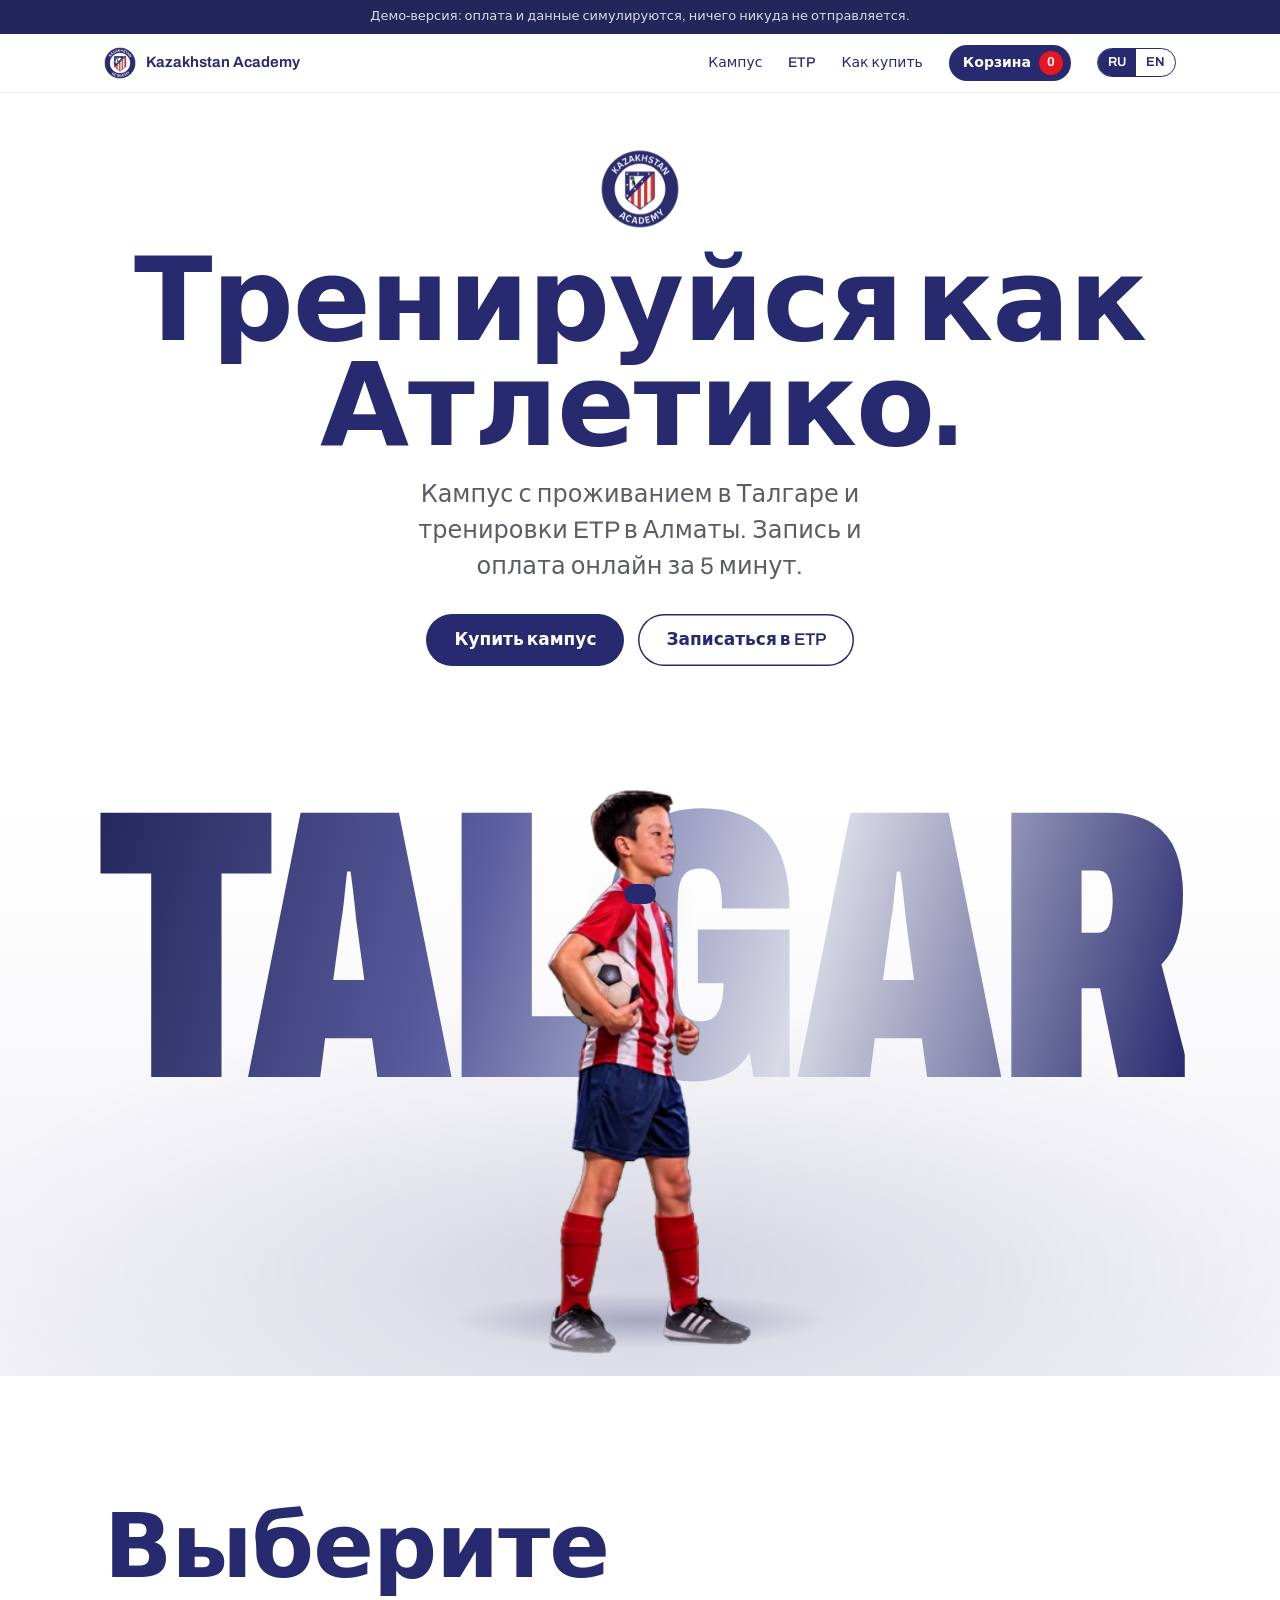
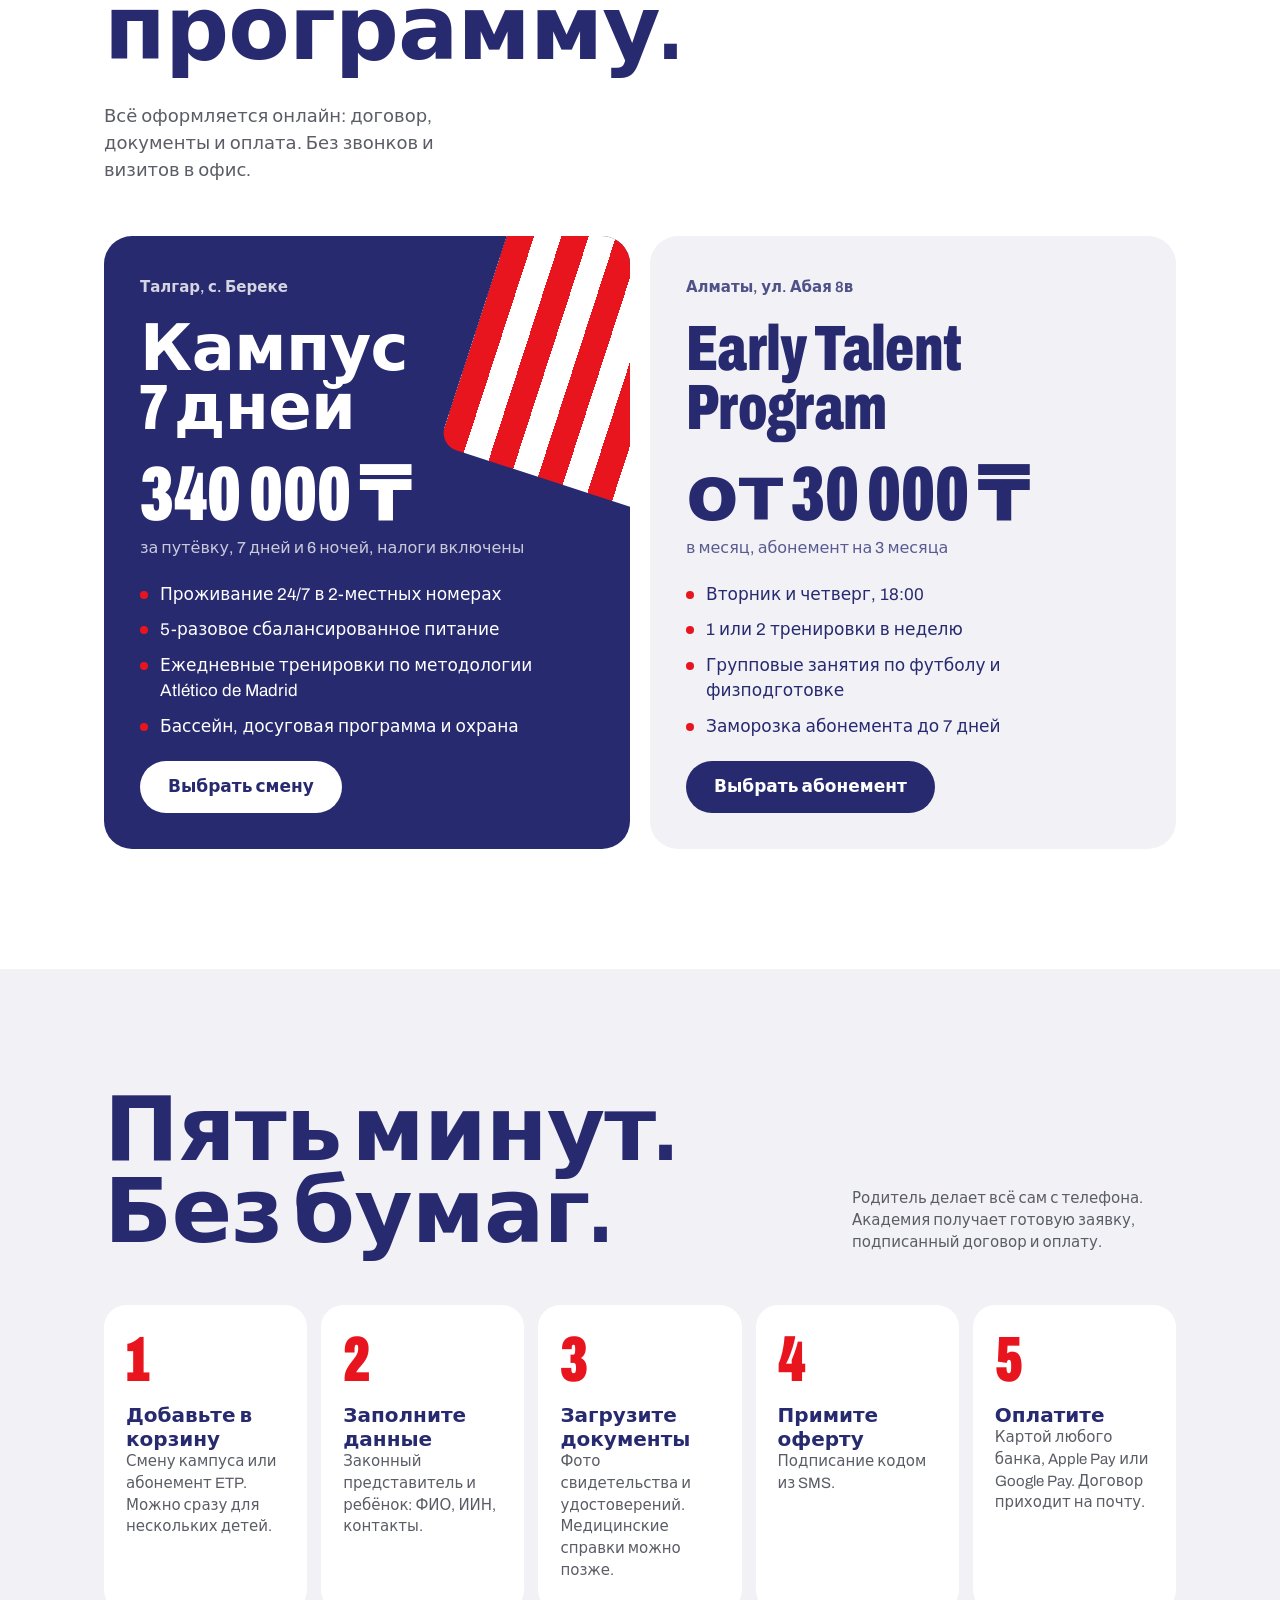
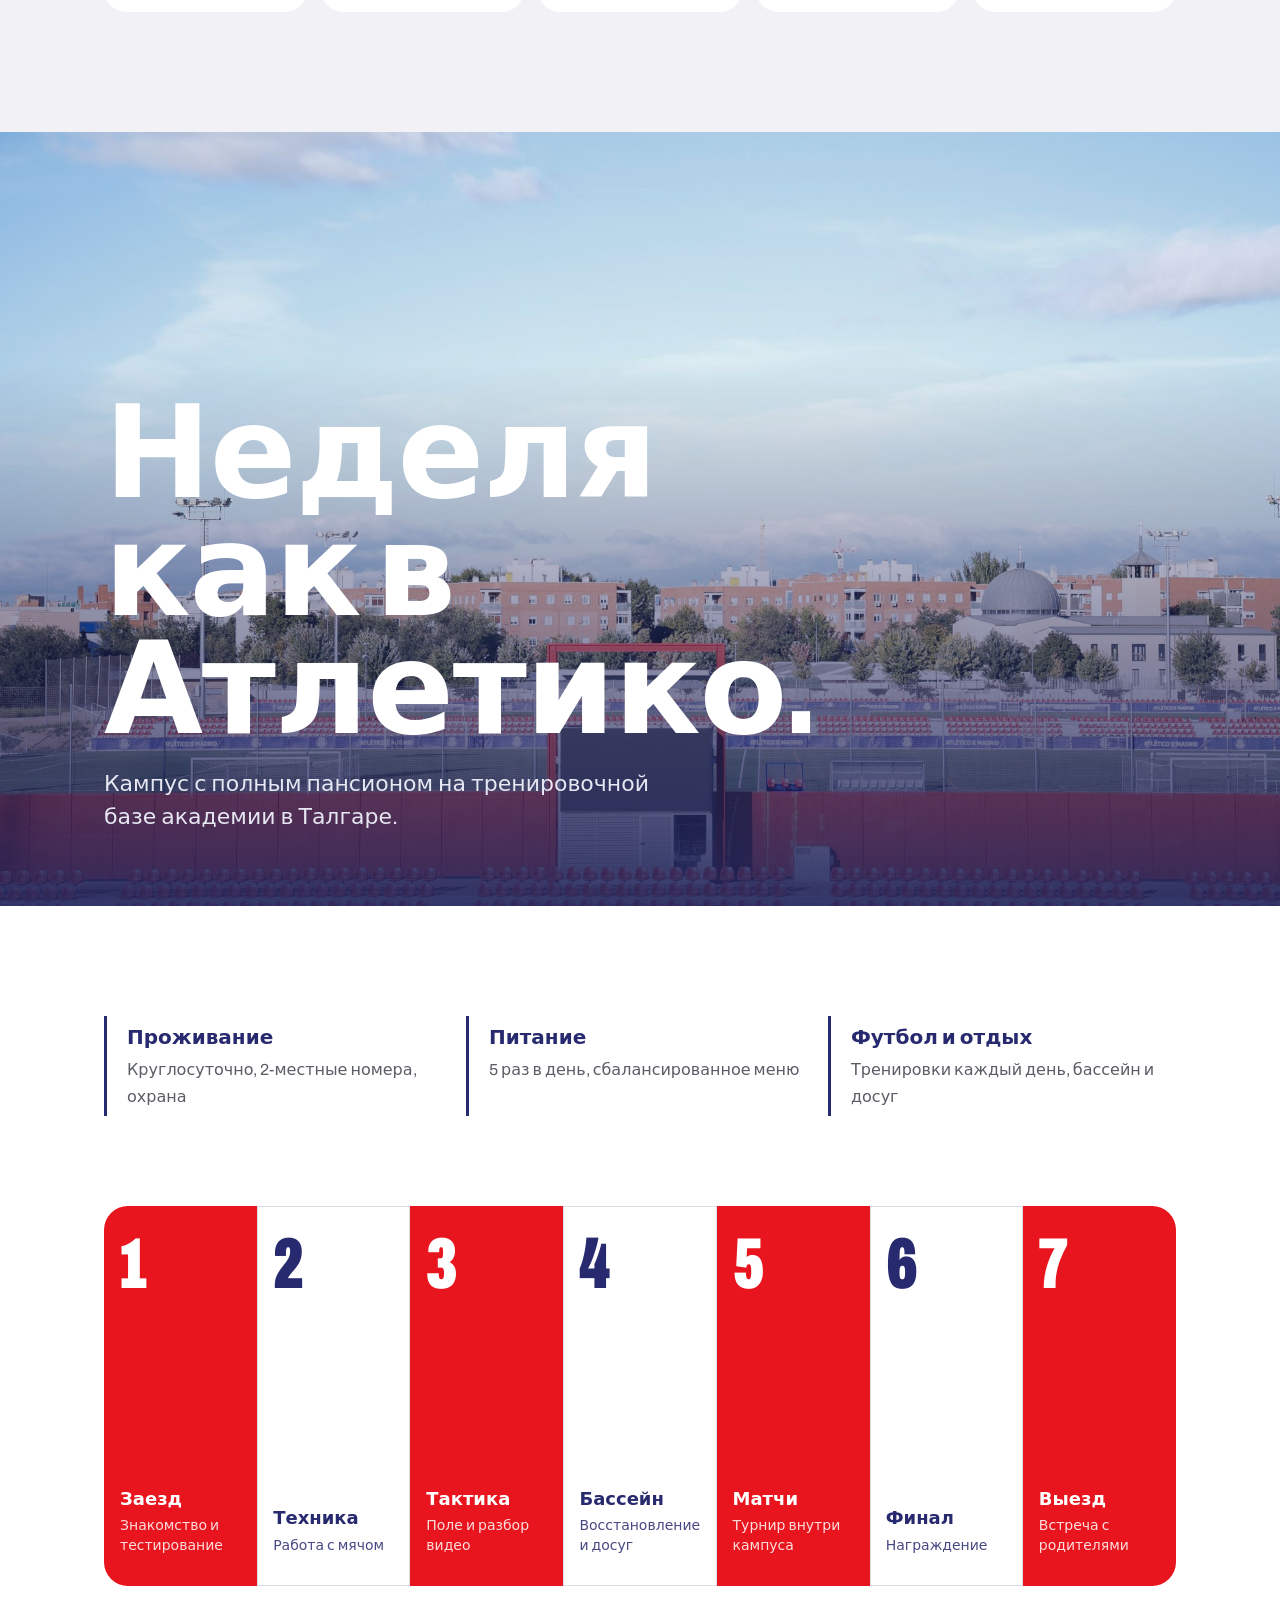
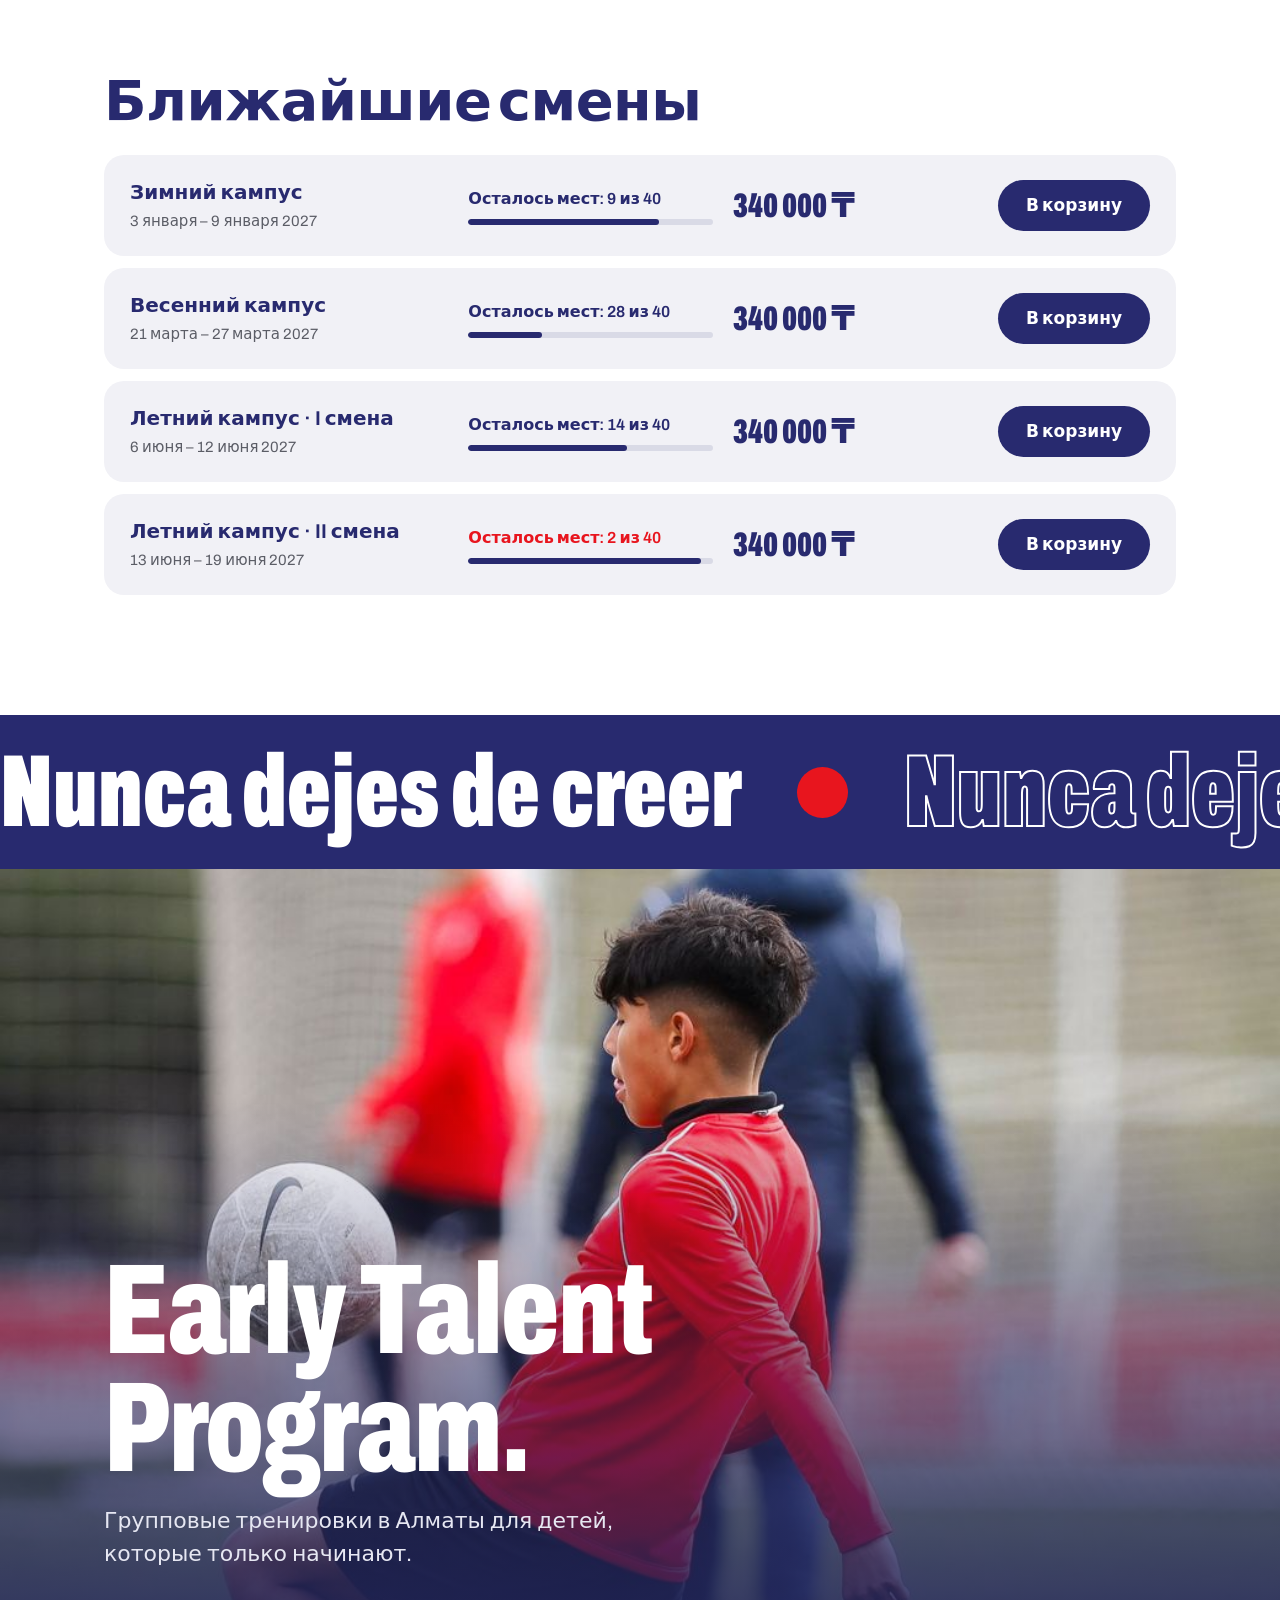
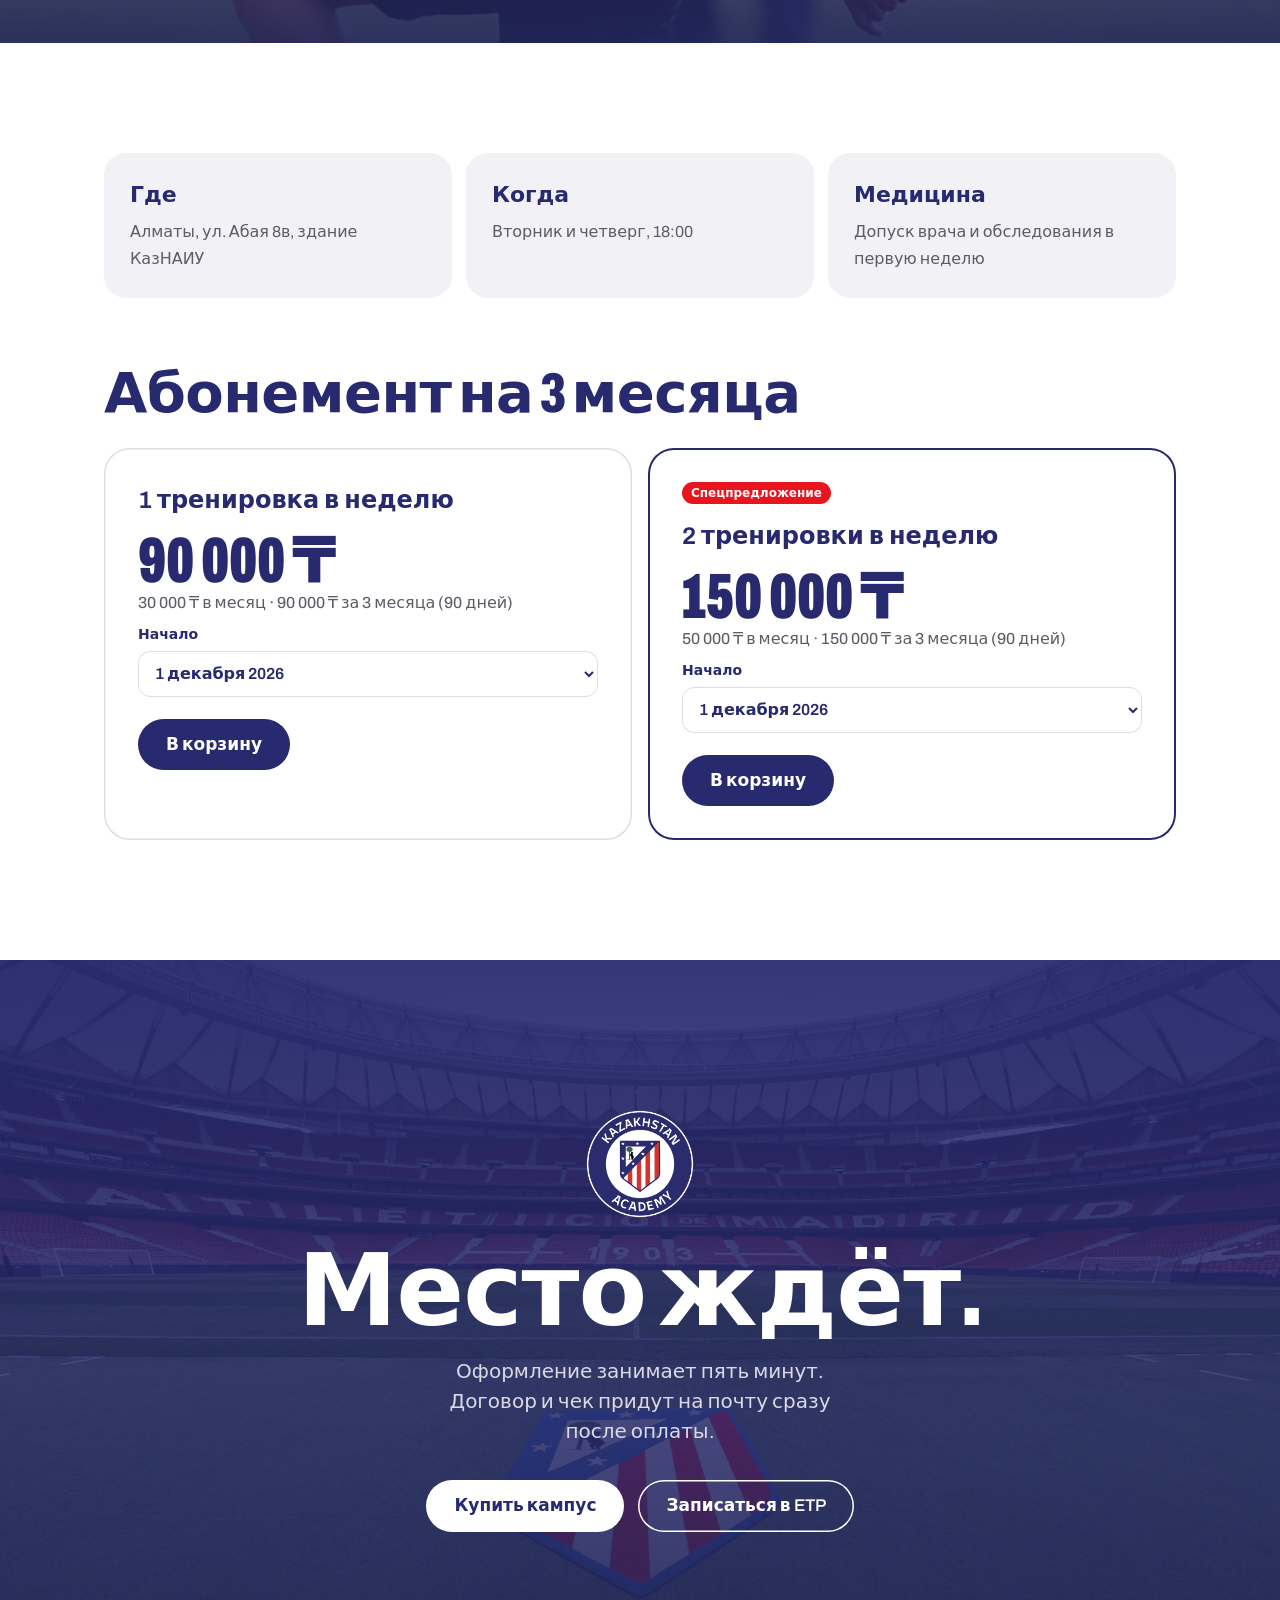
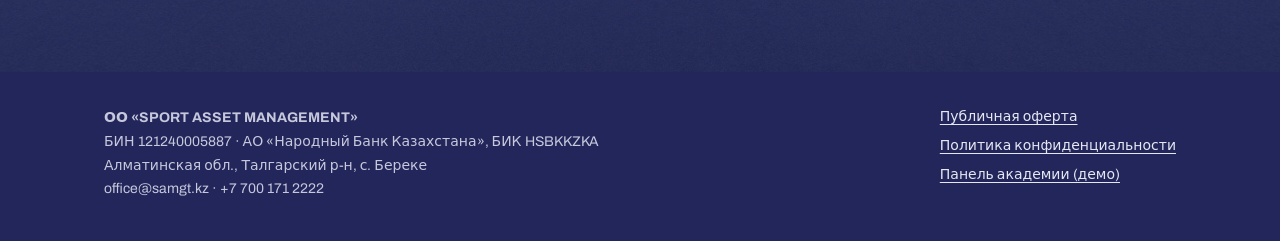
<file: index.html>
<!DOCTYPE html>
<html lang="ru">
<head>
<meta charset="utf-8">
<meta name="viewport" content="width=device-width, initial-scale=1">
<title>Kazakhstan Academy · Кампус и ETP</title>
<meta name="description" content="Кампус с проживанием в Талгаре и тренировки ETP в Алматы. Запись и оплата онлайн.">
<link rel="icon" href="logo.png">
<link rel="preconnect" href="https://fonts.googleapis.com">
<link rel="preconnect" href="https://fonts.gstatic.com" crossorigin>
<link href="https://fonts.googleapis.com/css2?family=Archivo:wdth,wght@62..125,400..900&display=swap" rel="stylesheet">
<style>
:root{
  --negro:#111211;--rojo:#E8151E;--rojo-sub:#B00C10;--azul:#282A6F;--azul-sub:#22265B;
  --blanco:#FFFFFF;--blanco-sub:#EAEAE6;--gris:#F1F1F6;--plata:#8E9090;--texto2:#5B5D66;--linea:#DCDDE6;
  --display:"Archivo",system-ui,sans-serif;
}
*{box-sizing:border-box;margin:0;padding:0}
html{scroll-behavior:smooth}
body{background:var(--blanco);color:var(--azul);font-family:var(--display);font-size:18px;line-height:1.5;-webkit-font-smoothing:antialiased;overflow-x:hidden}
body.bloq{overflow:hidden}
a{color:inherit;text-decoration:none}
button{font:inherit;color:inherit;background:none;border:0;cursor:pointer}
:focus-visible{outline:2px solid var(--azul);outline-offset:3px;border-radius:6px}
.wrap{max-width:1120px;margin:0 auto;padding:0 24px}
.cond{font-stretch:68%;font-weight:850;letter-spacing:-.01em;line-height:.92}

.demo-bar{background:var(--azul-sub);color:#d9dae6;font-size:13px;text-align:center;padding:7px 16px}
nav{position:sticky;top:0;z-index:40;background:rgba(255,255,255,.88);backdrop-filter:saturate(180%) blur(18px);-webkit-backdrop-filter:saturate(180%) blur(18px);border-bottom:1px solid rgba(40,42,111,.08)}
.nav-in{max-width:1120px;margin:0 auto;height:58px;display:flex;align-items:center;justify-content:space-between;gap:16px;padding:0 24px}
.brand{display:flex;align-items:center;gap:10px;font-size:15px;font-weight:650}
.brand img{width:32px;height:32px}
.links{display:flex;gap:26px;font-size:14px;font-weight:500;align-items:center}
.links a:hover{text-decoration:underline;text-underline-offset:4px}
.lang{display:flex;border:1.5px solid var(--azul);border-radius:999px;overflow:hidden;font-size:13px;font-weight:600}
.lang button{padding:4px 10px}
.lang button[aria-pressed="true"]{background:var(--azul);color:var(--blanco)}
@media(max-width:760px){.links a{display:none}.cart-btn span{display:none}}

.btns{display:flex;gap:14px;justify-content:center;flex-wrap:wrap}
.btn{display:inline-flex;align-items:center;justify-content:center;gap:8px;padding:13px 28px;border-radius:999px;font-size:17px;font-weight:550;transition:background-color .2s,color .2s,box-shadow .2s}
.btn-azul{background:var(--azul);color:var(--blanco)}
.btn-azul:hover{background:var(--azul-sub)}
.btn-linea{box-shadow:inset 0 0 0 1.5px var(--azul);color:var(--azul)}
.btn-linea:hover{background:var(--azul);color:var(--blanco)}
.btn-blanco{background:var(--blanco);color:var(--azul)}
.btn-blanco:hover{background:var(--blanco-sub)}
.btn-borde-blanco{box-shadow:inset 0 0 0 1.5px var(--blanco);color:var(--blanco)}
.btn-borde-blanco:hover{background:var(--blanco);color:var(--azul)}
.btn[disabled]{opacity:.45;cursor:not-allowed}

/* hero */
.hero{position:relative;text-align:center;padding-top:56px;overflow:hidden;background:linear-gradient(180deg,var(--blanco) 0%,var(--blanco) 55%,var(--gris) 100%)}
.hero-crest{width:80px;height:80px;margin:0 auto 20px;display:block}
.hero h1{font-size:clamp(54px,9vw,116px)}
.hero .sub{font-size:clamp(18px,2.1vw,24px);color:var(--texto2);margin:16px auto 30px;max-width:34ch}
.stage{position:relative;height:min(78vh,840px);min-height:500px;margin-top:8px}
.glow{position:absolute;left:50%;bottom:-25%;width:120%;height:80%;transform:translateX(-50%);background:radial-gradient(ellipse at center,rgba(40,42,111,.16) 0%,rgba(40,42,111,.05) 40%,transparent 68%);pointer-events:none}
.metal{position:absolute;left:50%;top:16%;transform:translateX(-50%);font-stretch:62%;font-weight:900;font-size:clamp(150px,30vw,420px);line-height:.85;letter-spacing:-.015em;white-space:nowrap;
  background:linear-gradient(105deg,#22265B 0%,#5a5d9e 14%,#d9dae6 26%,#282A6F 40%,#8E9090 52%,#eef0f6 62%,#3a3d85 76%,#22265B 100%);background-size:260% 100%;-webkit-background-clip:text;background-clip:text;color:transparent}
.floor{position:absolute;left:50%;bottom:4%;width:380px;height:56px;transform:translateX(-50%);background:radial-gradient(ellipse,rgba(34,38,91,.28),transparent 70%);pointer-events:none}
.player{position:absolute;left:50%;bottom:0;height:112%;aspect-ratio:1/1;transform:translateX(-50%);-webkit-mask-image:linear-gradient(to bottom,#000 92%,transparent 100%);mask-image:linear-gradient(to bottom,#000 92%,transparent 100%)}

.hero-crest,.hero h1,.hero .sub,.hero .btns{opacity:0;animation:entra .9s cubic-bezier(.2,.8,.2,1) forwards}
.hero h1{animation-delay:.12s}.hero .sub{animation-delay:.24s}.hero .btns{animation-delay:.36s}
.metal{opacity:0;animation:aparece 1.4s .5s forwards,brillo 8s linear infinite}
.player{opacity:0;animation:sube 1.3s .8s cubic-bezier(.2,.8,.2,1) forwards}
.player .clip,.player .anim{position:absolute;inset:0;width:100%;height:100%;object-fit:contain;object-position:bottom}
@keyframes entra{from{opacity:0;transform:translateY(18px)}to{opacity:1;transform:none}}
@keyframes aparece{to{opacity:1}}
@keyframes sube{from{opacity:0;transform:translate(-50%,70px)}to{opacity:1;transform:translate(-50%,0)}}
@keyframes brillo{from{background-position:0% 0}to{background-position:260% 0}}

/* programas */
.progs{padding:130px 0 120px}
.sec-head{display:flex;justify-content:space-between;align-items:end;gap:32px;flex-wrap:wrap;margin-bottom:52px}
.sec-head h2{font-size:clamp(52px,7vw,96px)}
.sec-head p{color:var(--texto2);max-width:36ch}
.cards{display:grid;grid-template-columns:1fr 1fr;gap:20px}
.card{border-radius:28px;padding:40px 36px 36px;display:flex;flex-direction:column;gap:22px;min-height:560px;position:relative;overflow:hidden}
.card-campus{background:var(--azul);color:var(--blanco)}
.card-etp{background:var(--gris);color:var(--azul)}
.card .kicker{font-size:15px;font-weight:600;opacity:.8;position:relative}
.card h3{font-size:clamp(44px,5vw,64px);position:relative}
.card .precio{font-stretch:62%;font-weight:900;font-size:clamp(56px,6vw,80px);line-height:.9;position:relative}
.card .precio small{display:block;font-family:var(--display);font-stretch:100%;font-weight:450;font-size:16px;opacity:.75;margin-top:8px;line-height:1.4}
.card ul{list-style:none;display:grid;gap:10px;font-size:17px;position:relative}
.card li{display:flex;gap:12px;align-items:flex-start}
.card li::before{content:"";flex:0 0 8px;height:8px;margin-top:9px;border-radius:50%;background:var(--rojo)}
.card .btn{margin-top:auto;align-self:flex-start;position:relative}
.card-campus .franja{position:absolute;right:-70px;top:-50px;width:220px;height:300px;transform:rotate(18deg);background:repeating-linear-gradient(90deg,var(--rojo) 0 26px,var(--blanco) 26px 52px);border-radius:18px}
@media(max-width:860px){.cards{grid-template-columns:1fr}.card{min-height:0}.card-campus .franja{width:150px;height:220px;right:-60px}}

/* pasos */
.pasos{background:var(--gris);padding:120px 0}
.pasos ol{list-style:none;display:grid;grid-template-columns:repeat(5,1fr);gap:14px;counter-reset:p}
.pasos li{background:var(--blanco);border-radius:22px;padding:26px 22px 30px;counter-increment:p;display:flex;flex-direction:column;gap:14px;min-height:230px}
.pasos li::before{content:counter(p);font-stretch:62%;font-weight:900;font-size:64px;line-height:.9;color:var(--rojo)}
.pasos h3{font-size:20px;font-weight:650;line-height:1.2}
.pasos p{font-size:15px;color:var(--texto2);line-height:1.45}
@media(max-width:900px){.pasos ol{grid-template-columns:1fr}.pasos li{min-height:0;flex-direction:row;align-items:flex-start;gap:20px}.pasos li::before{font-size:48px;min-width:36px}}

/* bandas */
.banda{position:relative;min-height:min(86vh,860px);overflow:hidden;color:var(--blanco);display:flex;align-items:flex-end}
.banda>img{position:absolute;inset:0;width:100%;height:100%;object-fit:cover}
.banda::after{content:"";position:absolute;inset:0;background:linear-gradient(to top,rgba(34,38,91,.92) 0%,rgba(34,38,91,.45) 38%,rgba(34,38,91,0) 70%)}
.banda .wrap{position:relative;z-index:1;padding-bottom:72px;width:100%}
.banda h2{font-size:clamp(64px,10vw,156px)}
.banda p{font-size:clamp(18px,1.8vw,22px);max-width:42ch;margin-top:18px;color:#e6e7f2}

/* campus detalle */
.detalle{padding:110px 0 120px}
.incluye{display:grid;grid-template-columns:repeat(3,1fr);gap:14px;margin-bottom:90px}
.incluye div{border-left:3px solid var(--azul);padding:6px 0 6px 20px}
.incluye b{display:block;font-size:20px;font-weight:650;margin-bottom:4px}
.incluye span{color:var(--texto2);font-size:16px}
@media(max-width:820px){.incluye{grid-template-columns:1fr}}
.franjas{display:grid;grid-template-columns:repeat(7,1fr);min-height:380px;border-radius:24px;overflow:hidden}
.dia{padding:26px 16px 30px;display:flex;flex-direction:column;justify-content:space-between;background:var(--blanco);box-shadow:inset 0 0 0 1px var(--linea)}
.dia:nth-child(odd){background:var(--rojo);color:var(--blanco);box-shadow:none}
.dia .n{font-stretch:62%;font-weight:900;font-size:72px;line-height:.9}
.dia h3{font-size:18px;font-weight:650;line-height:1.2;margin-bottom:6px}
.dia p{font-size:14px;line-height:1.4;opacity:.85}
@media(max-width:900px){.franjas{grid-template-columns:1fr;min-height:0}.dia{flex-direction:row;align-items:center;gap:20px;justify-content:flex-start;padding:18px 22px}.dia .n{font-size:48px;min-width:44px}}

.turnos{margin-top:90px}
.turnos h3,.planes h3{font-size:clamp(36px,4.5vw,56px);margin-bottom:28px}
.lista-turnos{display:grid;gap:12px}
.turno{display:grid;grid-template-columns:1.3fr 1fr 1fr auto;align-items:center;gap:20px;padding:22px 26px;border-radius:20px;background:var(--gris)}
.turno b{font-size:20px;font-weight:650;display:block}
.turno span{color:var(--texto2);font-size:15px}
.plazas{font-weight:600;font-size:16px}
.plazas.pocas{color:var(--rojo)}
.barra{height:6px;border-radius:9px;background:#d9dae6;margin-top:8px;overflow:hidden}
.barra i{display:block;height:100%;background:var(--azul);border-radius:9px}
.turno .precio-t{font-stretch:62%;font-weight:900;font-size:34px;white-space:nowrap}
@media(max-width:820px){.turno{grid-template-columns:1fr 1fr}.turno .btn{grid-column:1/-1}.turno .precio-t{font-size:28px}}

/* ETP */
.etp-info{display:grid;grid-template-columns:repeat(3,1fr);gap:14px;margin-bottom:70px}
.etp-info div{background:var(--gris);border-radius:22px;padding:26px}
.etp-info b{display:block;font-size:22px;font-weight:650;margin-bottom:6px}
.etp-info span{color:var(--texto2);font-size:16px}
.planes .grid2{display:grid;grid-template-columns:1fr 1fr;gap:16px}
.plan{border-radius:26px;padding:34px;display:flex;flex-direction:column;gap:14px;box-shadow:inset 0 0 0 1.5px var(--linea)}
.plan.dest{box-shadow:inset 0 0 0 2px var(--azul)}
.plan h4{font-size:24px;font-weight:650}
.plan .p3{font-stretch:62%;font-weight:900;font-size:64px;line-height:.9}
.plan .p3 small{font-family:var(--display);font-stretch:100%;font-size:16px;font-weight:450;color:var(--texto2);display:block;margin-top:6px}
.plan .btn{align-self:flex-start;margin-top:8px}
@media(max-width:820px){.etp-info,.planes .grid2{grid-template-columns:1fr}}

.lema{background:var(--azul);color:var(--blanco);overflow:hidden;padding:26px 0;white-space:nowrap}
.lema-track{display:inline-flex;gap:56px;animation:lema 28s linear infinite;font-stretch:62%;font-weight:900;font-size:clamp(56px,8vw,120px);line-height:1}
.lema-track span{display:inline-flex;align-items:center;gap:56px}
.lema-track span::after{content:"";width:.5em;height:.5em;border-radius:50%;background:var(--rojo);display:inline-block}
.lema-track span:nth-child(even){-webkit-text-stroke:2px var(--blanco);color:transparent}
@keyframes lema{to{transform:translateX(-50%)}}

.cierre{text-align:center;padding:150px 0 140px;color:var(--blanco);background:linear-gradient(180deg,rgba(40,42,111,.94) 0%,rgba(40,42,111,.8) 55%,rgba(34,38,91,.9) 100%),url(img/estadio-escudo.jpg) center 70%/cover no-repeat}
.cierre img{width:108px;margin:0 auto 28px;display:block}
.cierre h2{font-size:clamp(54px,8vw,100px)}
.cierre p{color:#d9dae6;margin:18px auto 34px;max-width:36ch;font-size:20px}
footer{background:var(--azul-sub);color:#c7c8dc;font-size:14px;padding:34px 24px 40px}
footer .wrap{display:flex;justify-content:space-between;gap:24px;flex-wrap:wrap}
footer button,footer a{text-decoration:underline;text-underline-offset:3px;color:#e6e7f2}
footer .req{line-height:1.7}
footer .flinks{display:flex;flex-direction:column;gap:8px;align-items:flex-start}
.cart-btn{display:inline-flex;align-items:center;gap:8px;padding:6px 8px 6px 14px;border-radius:999px;background:var(--azul);color:#fff;font-size:14px;font-weight:600}
.cart-btn b{min-width:24px;height:24px;border-radius:999px;background:var(--rojo);display:grid;place-items:center;font-size:13px;padding:0 6px}
.toast{position:fixed;left:50%;bottom:24px;transform:translate(-50%,140%);z-index:90;background:var(--azul);color:#fff;border-radius:999px;padding:10px 10px 10px 22px;display:flex;gap:16px;align-items:center;font-weight:600;box-shadow:0 12px 40px rgba(34,38,91,.35);transition:transform .45s cubic-bezier(.2,.8,.2,1)}
.toast.on{transform:translate(-50%,0)}
.toast span{white-space:nowrap}

/* ---------- capas ---------- */
.capa{position:fixed;inset:0;z-index:100;background:rgba(17,18,40,.5);backdrop-filter:blur(6px);-webkit-backdrop-filter:blur(6px);display:none;align-items:flex-end;justify-content:center}
.capa.abierta{display:flex}
.hoja{background:var(--blanco);width:min(980px,100%);max-height:94vh;border-radius:28px 28px 0 0;display:flex;flex-direction:column;overflow:hidden;animation:hoja .45s cubic-bezier(.2,.8,.2,1)}
@media(min-width:900px){.capa{align-items:center}.hoja{border-radius:28px;max-height:90vh}}
@keyframes hoja{from{transform:translateY(60px);opacity:0}to{transform:none;opacity:1}}
.hoja-top{display:flex;align-items:center;justify-content:space-between;gap:16px;padding:20px 28px;border-bottom:1px solid var(--linea)}
.hoja-top h2{font-size:20px;font-weight:650}
.cerrar{width:38px;height:38px;border-radius:50%;background:var(--gris);font-size:22px;line-height:1;display:grid;place-items:center}
.progreso{display:flex;gap:6px;padding:16px 28px 0}
.progreso i{flex:1;height:5px;border-radius:9px;background:var(--linea);transition:background .3s}
.progreso i.ok{background:var(--azul)}
.progreso-txt{padding:10px 28px 0;font-size:14px;color:var(--texto2)}
.hoja-cuerpo{padding:22px 28px 28px;overflow:auto;flex:1}
.hoja-pie{display:flex;justify-content:space-between;align-items:center;gap:12px;padding:16px 28px;border-top:1px solid var(--linea);background:var(--blanco);flex-wrap:wrap}
.hoja-pie .total{font-size:15px;color:var(--texto2)}
.hoja-pie .total b{display:block;color:var(--azul);font-size:24px;font-stretch:80%;font-weight:800}
.hoja-pie .der{display:flex;gap:10px;margin-left:auto}
.paso-h{font-size:clamp(30px,4vw,44px);margin-bottom:8px}
.paso-sub{color:var(--texto2);margin-bottom:24px;font-size:16px}
.opciones{display:grid;gap:10px}
.opcion{display:flex;align-items:center;gap:16px;padding:18px 20px;border-radius:18px;box-shadow:inset 0 0 0 1.5px var(--linea);text-align:left;width:100%}
.opcion[aria-checked="true"]{box-shadow:inset 0 0 0 2px var(--azul);background:#f6f6fb}
.opcion[disabled]{opacity:.45;cursor:not-allowed}
.opcion .rad{width:22px;height:22px;border-radius:50%;box-shadow:inset 0 0 0 2px var(--plata);flex:0 0 auto}
.opcion[aria-checked="true"] .rad{box-shadow:inset 0 0 0 7px var(--azul)}
.opcion .t{flex:1}
.opcion b{display:block;font-size:18px;font-weight:650}
.opcion span{font-size:14px;color:var(--texto2)}
.opcion .pr{font-weight:700;font-size:18px;white-space:nowrap}
fieldset{border:0;margin-bottom:26px}
legend{font-weight:650;font-size:18px;margin-bottom:12px}
.campos{display:grid;grid-template-columns:1fr 1fr;gap:14px}
.campo{display:flex;flex-direction:column;gap:6px}
.campo.ancho{grid-column:1/-1}
.campo label{font-size:14px;font-weight:600}
.campo input{height:48px;border-radius:12px;border:1.5px solid var(--linea);padding:0 14px;font:inherit;font-size:16px;color:var(--azul);background:var(--blanco)}
.campo input:focus{outline:none;border-color:var(--azul)}
.campo.err input{border-color:var(--rojo)}
.campo .msg{font-size:13px;color:var(--rojo)}
.campo.warn input{border-color:#E0A100}
.campo.warn .msg{color:#8a5a00}
@media(max-width:640px){.campos{grid-template-columns:1fr}}
.subir{display:grid;gap:10px}
.archivo{display:flex;align-items:center;gap:14px;padding:16px 18px;border-radius:16px;background:var(--gris);position:relative}
.archivo .t{flex:1;min-width:0}
.archivo b{display:block;font-size:16px;font-weight:650}
.archivo .t>span{font-size:13px;color:var(--texto2);display:block;overflow:hidden;text-overflow:ellipsis;white-space:nowrap}
.archivo label{padding:9px 16px;border-radius:999px;box-shadow:inset 0 0 0 1.5px var(--azul);font-size:14px;font-weight:600;cursor:pointer;white-space:nowrap}
.archivo input{position:absolute;width:1px;height:1px;opacity:0}
.archivo.ok{background:#eaf4ec}
.archivo.ok label{background:var(--azul);color:var(--blanco)}
.archivo.falta{box-shadow:inset 0 0 0 1.5px var(--rojo)}
.chip{display:inline-block;font-size:12px;font-weight:600;padding:2px 9px;border-radius:999px;background:var(--blanco);margin-left:6px;vertical-align:1px}
.oferta{max-height:280px;overflow:auto;border-radius:16px;background:var(--gris);padding:20px 22px;font-size:15px;line-height:1.55;margin-bottom:18px}
.oferta h4{font-size:16px;margin:14px 0 4px}
.oferta h4:first-child{margin-top:0}
.check{display:flex;gap:12px;align-items:flex-start;padding:10px 0;font-size:16px;cursor:pointer}
.check input{width:22px;height:22px;accent-color:var(--azul);flex:0 0 auto;margin-top:1px}
.check small{display:block;color:var(--texto2);font-size:13px}
.check.err{color:var(--rojo)}
.check.bloq{opacity:.5;cursor:not-allowed}
.pdf-card{display:flex;align-items:center;gap:16px;padding:16px 18px;border-radius:18px;background:var(--azul);color:#fff;margin-bottom:10px;transition:background .2s}
.pdf-card:hover{background:var(--azul-sub)}
.pdf-card.visto{background:#eaf4ec;color:var(--azul)}
.pdf-ico{width:46px;height:56px;border-radius:8px;background:var(--rojo);color:#fff;font-weight:800;font-size:13px;display:grid;place-items:center;flex:0 0 auto}
.pdf-card .t{flex:1}.pdf-card b{display:block;font-size:17px;font-weight:650}.pdf-card .t span{font-size:13px;opacity:.8}
.pdf-est{font-size:22px;font-weight:700}
.pdf-msg{font-size:14px;color:#8a5a00;background:#fdf0dc;border-radius:12px;padding:10px 14px;margin-bottom:16px}
.pdf-msg.ok{color:#1e6b33;background:#e3f1e5}
.sms{display:flex;gap:10px;margin:18px 0 12px}
.sms input{width:58px;height:66px;text-align:center;font-size:28px;font-weight:700;border-radius:14px;border:1.5px solid var(--linea);color:var(--azul);font-family:inherit}
.sms input:focus{outline:none;border-color:var(--azul)}
.pista{font-size:14px;color:var(--texto2);background:var(--gris);border-radius:12px;padding:10px 14px;display:inline-block}
.msg-err{color:var(--rojo);font-size:14px;margin-top:10px;min-height:20px}
.resumen{border-radius:20px;background:var(--gris);padding:22px 24px;display:grid;gap:10px;margin-bottom:22px}
.resumen div{display:flex;justify-content:space-between;gap:16px;font-size:16px}
.resumen div span:first-child{color:var(--texto2)}
.resumen .tot{border-top:1px solid var(--linea);padding-top:12px;font-weight:700;font-size:20px}
.pago-demo{border-radius:20px;box-shadow:inset 0 0 0 1.5px var(--linea);padding:22px 24px}
.pago-demo b{font-size:18px}
.pago-demo p{font-size:15px;color:var(--texto2);margin:6px 0 16px}
.spinner{width:20px;height:20px;border-radius:50%;border:3px solid rgba(255,255,255,.4);border-top-color:#fff;animation:gira .8s linear infinite}
@keyframes gira{to{transform:rotate(360deg)}}
.exito{text-align:center;padding:10px 0 6px}
.exito .ok-ico{width:84px;height:84px;border-radius:50%;background:var(--azul);color:#fff;display:grid;place-items:center;margin:0 auto 20px;font-size:44px;animation:pop .5s cubic-bezier(.2,1.4,.4,1)}
@keyframes pop{from{transform:scale(.4);opacity:0}to{transform:none;opacity:1}}
.exito .num{font-stretch:62%;font-weight:900;font-size:clamp(40px,6vw,64px);line-height:1;margin:8px 0 6px}
.siguiente{text-align:left;margin:26px auto 0;max-width:600px;display:grid;gap:10px}
.siguiente div{display:flex;gap:12px;padding:14px 16px;border-radius:14px;background:var(--gris);font-size:15px}
.siguiente div b{color:var(--rojo);min-width:18px}

/* panel */
.kpis{display:grid;grid-template-columns:repeat(4,1fr);gap:12px;margin-bottom:22px}
.kpi{background:var(--gris);border-radius:18px;padding:18px}
.kpi span{font-size:13px;color:var(--texto2)}
.kpi b{display:block;font-size:30px;font-stretch:72%;font-weight:850}
@media(max-width:700px){.kpis{grid-template-columns:1fr 1fr}}
.panel-h{font-size:17px;font-weight:650;margin:6px 0 12px}
.tabla-wrap{overflow:auto;border-radius:16px;box-shadow:inset 0 0 0 1px var(--linea)}
table{width:100%;border-collapse:collapse;font-size:14px;min-width:820px}
th,td{text-align:left;padding:12px 14px;border-bottom:1px solid var(--linea);white-space:nowrap}
th{font-size:12px;color:var(--texto2);font-weight:600;background:var(--gris)}
td button{text-decoration:underline;text-underline-offset:3px;font-size:14px}
.est{font-size:12px;font-weight:600;padding:3px 9px;border-radius:999px;display:inline-block}
.est.pag{background:#e3f1e5;color:#1e6b33}
.est.pen{background:#fdf0dc;color:#8a5a00}
.ocup{display:grid;gap:12px;margin:0 0 26px}
.ocup div{display:grid;grid-template-columns:1.6fr 3fr auto;gap:14px;align-items:center;font-size:14px}
.panel-acc{display:flex;gap:10px;flex-wrap:wrap;margin-top:18px}
.panel-acc .btn{padding:10px 20px;font-size:15px}

/* documento */
.doc{font-family:Georgia,"Times New Roman",serif;color:#111;font-size:14px;line-height:1.55;max-width:760px;margin:0 auto}
.doc h1{font-family:var(--display);font-size:18px;text-align:center;margin-bottom:4px}
.doc .c{text-align:center;margin-bottom:16px;font-size:13px}
.doc h2{font-family:var(--display);font-size:14px;margin:16px 0 6px}
.doc p{margin-bottom:6px}
.doc table{min-width:0;font-size:13px;margin-top:14px}
.doc td{white-space:normal;vertical-align:top;border:1px solid #ccc;padding:10px}
.doc .sello{margin-top:16px;padding:12px;border:1.5px dashed var(--azul);color:var(--azul);font-family:var(--display);font-size:13px;border-radius:8px}
@media print{body>*:not(#capa-doc){display:none!important}#capa-doc{position:static;background:none;display:block!important;backdrop-filter:none}#capa-doc .hoja{box-shadow:none;max-height:none;border-radius:0;width:100%;animation:none}#capa-doc .hoja-top,#capa-doc .hoja-pie{display:none}#capa-doc .hoja-cuerpo{overflow:visible}}

@supports (animation-timeline: view()){
  .banda>img{animation:acercar linear both;animation-timeline:view();animation-range:entry 0% exit 100%}
  @keyframes acercar{from{transform:scale(1.22)}to{transform:scale(1)}}
  .banda h2{animation:titular linear both;animation-timeline:view();animation-range:entry 20% cover 55%}
  @keyframes titular{from{opacity:0;transform:translateY(60px)}to{opacity:1;transform:none}}
}
@media(prefers-reduced-motion:reduce){
  *,*::before,*::after{animation:none!important;transition:none!important}
  .hero-crest,.hero h1,.hero .sub,.hero .btns,.metal,.player{opacity:1}
}
</style>
</head>
<body>

<div class="demo-bar" data-i18n="demo">Демо-версия: оплата и данные симулируются, ничего никуда не отправляется.</div>
<nav><div class="nav-in">
  <a class="brand" href="#"><img src="logo.png" alt="">Kazakhstan Academy</a>
  <div class="links">
    <a href="#campus" data-i18n="nav.campus">Кампус</a>
    <a href="#etp">ETP</a>
    <a href="#como" data-i18n="nav.como">Как купить</a>
    <button type="button" id="cart-btn" class="cart-btn" aria-label="Корзина"><span>Корзина</span><b>0</b></button>
    <div class="lang" role="group" aria-label="Язык / Language"><button type="button" data-lang="ru" aria-pressed="true">RU</button><button type="button" data-lang="en" aria-pressed="false">EN</button></div>
  </div>
</div></nav>

<header class="hero">
  <img class="hero-crest" src="logo.png" alt="Kazakhstan Academy">
  <h1 class="cond" data-i18n="hero.h1">Тренируйся как Атлетико.</h1>
  <p class="sub" data-i18n="hero.sub">Кампус с проживанием в Талгаре и тренировки ETP в Алматы. Запись и оплата онлайн за 5 минут.</p>
  <div class="btns">
    <button class="btn btn-azul" type="button" data-comprar="campus" data-i18n="hero.b1">Купить кампус</button>
    <button class="btn btn-linea" type="button" data-comprar="etp" data-i18n="hero.b2">Записаться в ETP</button>
  </div>
  <div class="stage">
    <div class="glow"></div>
    <div class="metal" aria-hidden="true">TALGAR</div>
    <div class="floor"></div>
    <div class="player"><video class="clip" autoplay muted loop playsinline preload="auto" poster="media/hero-poster.png" aria-label="Игрок академии с мячом"><source src="media/hero.webm" type="video/webm"></video><img class="anim" src="media/hero.webp" alt="Игрок академии с мячом" hidden></div>
  </div>
</header>

<section class="progs">
  <div class="wrap">
    <div class="sec-head">
      <h2 class="cond" data-i18n="progs.h2">Выберите программу.</h2>
      <p data-i18n="progs.p">Всё оформляется онлайн: договор, документы и оплата. Без звонков и визитов в офис.</p>
    </div>
    <div class="cards">
      <article class="card card-campus">
        <div class="franja" aria-hidden="true"></div>
        <span class="kicker" data-i18n="c.kicker">Талгар, с. Береке</span>
        <h3 class="cond" data-i18n="c.h3">Кампус<br>7 дней</h3>
        <div class="precio">340 000 ₸<small data-i18n="c.per">за путёвку, 7 дней и 6 ночей, налоги включены</small></div>
        <ul>
          <li data-i18n="c.l1">Проживание 24/7 в 2-местных номерах</li>
          <li data-i18n="c.l2">5-разовое сбалансированное питание</li>
          <li data-i18n="c.l3">Ежедневные тренировки по методологии Atlético de Madrid</li>
          <li data-i18n="c.l4">Бассейн, досуговая программа и охрана</li>
        </ul>
        <button class="btn btn-blanco" type="button" data-comprar="campus" data-i18n="c.cta">Выбрать смену</button>
      </article>
      <article class="card card-etp">
        <span class="kicker" data-i18n="e.kicker">Алматы, ул. Абая 8в</span>
        <h3 class="cond">Early Talent<br>Program</h3>
        <div class="precio"><span data-i18n="e.desde">от 30 000 ₸</span><small data-i18n="e.per">в месяц, абонемент на 3 месяца</small></div>
        <ul>
          <li data-i18n="e.l1">Вторник и четверг, 18:00</li>
          <li data-i18n="e.l2">1 или 2 тренировки в неделю</li>
          <li data-i18n="e.l3">Групповые занятия по футболу и физподготовке</li>
          <li data-i18n="e.l4">Заморозка абонемента до 7 дней</li>
        </ul>
        <button class="btn btn-azul" type="button" data-comprar="etp" data-i18n="e.cta">Выбрать абонемент</button>
      </article>
    </div>
  </div>
</section>

<section class="pasos" id="como">
  <div class="wrap">
    <div class="sec-head">
      <h2 class="cond" data-i18n="como.h2">Пять минут.<br>Без бумаг.</h2>
      <p data-i18n="como.p">Родитель делает всё сам с телефона. Академия получает готовую заявку, подписанный договор и оплату.</p>
    </div>
    <ol>
      <li><div><h3 data-i18n="s1.h">Выберите смену или абонемент</h3><p data-i18n="s1.p">Свободные места видны в реальном времени.</p></div></li>
      <li><div><h3 data-i18n="s2.h">Заполните данные</h3><p data-i18n="s2.p">Родитель и ребёнок: ФИО, ИИН, контакты.</p></div></li>
      <li><div><h3 data-i18n="s3.h">Загрузите документы</h3><p data-i18n="s3.p">Фото свидетельства и удостоверений. Справки можно позже.</p></div></li>
      <li><div><h3 data-i18n="s4.h">Примите оферту</h3><p data-i18n="s4.p">Подтверждение кодом из SMS.</p></div></li>
      <li><div><h3 data-i18n="s5.h">Оплатите</h3><p data-i18n="s5.p">Картой, Apple Pay или Google Pay. Договор приходит на почту.</p></div></li>
    </ol>
  </div>
</section>

<section class="banda" id="campus">
  <img src="img/ar-fondo.jpg" alt="" loading="lazy">
  <div class="wrap">
    <h2 class="cond" data-i18n="cb.h2">Неделя<br>как в Атлетико.</h2>
    <p data-i18n="cb.p">Кампус с полным пансионом на тренировочной базе академии в Талгаре.</p>
  </div>
</section>

<section class="detalle">
  <div class="wrap">
    <div class="incluye">
      <div><b data-i18n="i1.b">Проживание</b><span data-i18n="i1.s">Круглосуточно, 2-местные номера, охрана</span></div>
      <div><b data-i18n="i2.b">Питание</b><span data-i18n="i2.s">5 раз в день, сбалансированное меню</span></div>
      <div><b data-i18n="i3.b">Футбол и отдых</b><span data-i18n="i3.s">Тренировки каждый день, бассейн и досуг</span></div>
    </div>
    <div class="franjas">
      <div class="dia"><span class="n">1</span><div><h3 data-i18n="d1.h">Заезд</h3><p data-i18n="d1.p">Знакомство и тестирование</p></div></div>
      <div class="dia"><span class="n">2</span><div><h3 data-i18n="d2.h">Техника</h3><p data-i18n="d2.p">Работа с мячом</p></div></div>
      <div class="dia"><span class="n">3</span><div><h3 data-i18n="d3.h">Тактика</h3><p data-i18n="d3.p">Поле и разбор видео</p></div></div>
      <div class="dia"><span class="n">4</span><div><h3 data-i18n="d4.h">Бассейн</h3><p data-i18n="d4.p">Восстановление и досуг</p></div></div>
      <div class="dia"><span class="n">5</span><div><h3 data-i18n="d5.h">Матчи</h3><p data-i18n="d5.p">Турнир внутри кампуса</p></div></div>
      <div class="dia"><span class="n">6</span><div><h3 data-i18n="d6.h">Финал</h3><p data-i18n="d6.p">Награждение</p></div></div>
      <div class="dia"><span class="n">7</span><div><h3 data-i18n="d7.h">Выезд</h3><p data-i18n="d7.p">Встреча с родителями</p></div></div>
    </div>
    <div class="turnos">
      <h3 class="cond" data-i18n="t.h3">Ближайшие смены</h3>
      <div class="lista-turnos" id="lista-turnos"></div>
    </div>
  </div>
</section>

<div class="lema" aria-hidden="true"><div class="lema-track"><span>Nunca dejes de creer</span><span>Nunca dejes de creer</span><span>Nunca dejes de creer</span><span>Nunca dejes de creer</span><span>Nunca dejes de creer</span><span>Nunca dejes de creer</span><span>Nunca dejes de creer</span><span>Nunca dejes de creer</span></div></div>

<section class="banda" id="etp">
  <img src="img/ar-control.jpg" alt="" loading="lazy" style="object-position:center 30%">
  <div class="wrap">
    <h2 class="cond">Early Talent<br>Program.</h2>
    <p data-i18n="eb.p">Групповые тренировки в Алматы для тех, кто только начинает.</p>
  </div>
</section>

<section class="detalle">
  <div class="wrap">
    <div class="etp-info">
      <div><b data-i18n="ei1.b">Где</b><span data-i18n="ei1.s">Алматы, ул. Абая 8в, здание КазНАИУ</span></div>
      <div><b data-i18n="ei2.b">Когда</b><span data-i18n="ei2.s">Вторник и четверг, 18:00</span></div>
      <div><b data-i18n="ei3.b">Медицина</b><span data-i18n="ei3.s">Допуск врача и обследования в первую неделю</span></div>
    </div>
    <div class="planes">
      <h3 class="cond" data-i18n="pl.h3">Абонемент на 3 месяца</h3>
      <div class="grid2" id="planes"></div>
    </div>
  </div>
</section>

<section class="cierre">
  <div class="wrap">
    <img src="logo.png" alt="">
    <h2 class="cond" data-i18n="ci.h2">Место ждёт.</h2>
    <p data-i18n="ci.p">Оформление занимает пять минут. Договор и чек придут на почту сразу после оплаты.</p>
    <div class="btns">
      <button class="btn btn-blanco" type="button" data-comprar="campus" data-i18n="hero.b1">Купить кампус</button>
      <button class="btn btn-borde-blanco" type="button" data-comprar="etp" data-i18n="hero.b2">Записаться в ETP</button>
    </div>
  </div>
</section>

<footer>
  <div class="wrap">
    <div class="req">
      <b>ОО «SPORT ASSET MANAGEMENT»</b><br>
      БИН 121240005887 · АО «Народный Банк Казахстана», БИК HSBKKZKA<br>
      <span data-i18n="f.dir">Алматинская обл., Талгарский р-н, с. Береке</span><br>
      office@samgt.kz · +7 700 171 2222
    </div>
    <div class="flinks">
      <a id="link-offer" href="offer.html" data-i18n="f.offer">Публичная оферта</a>
      <a id="link-priv" href="privacy.html" data-i18n="f.priv">Политика конфиденциальности</a>
      <button type="button" id="abrir-panel" data-i18n="f.panel">Панель академии (демо)</button>
    </div>
  </div>
</footer>
<div class="toast" id="toast" role="status" aria-live="polite"></div>

<div class="capa" id="capa-compra" role="dialog" aria-modal="true" aria-labelledby="compra-titulo">
  <div class="hoja">
    <div class="hoja-top"><h2 id="compra-titulo"></h2><button class="cerrar" type="button" data-cerrar aria-label="×">×</button></div>
    <div class="progreso" id="progreso"></div>
    <div class="progreso-txt" id="progreso-txt"></div>
    <div class="hoja-cuerpo" id="paso"></div>
    <div class="hoja-pie" id="pie"></div>
  </div>
</div>

<div class="capa" id="capa-panel" role="dialog" aria-modal="true" aria-labelledby="panel-titulo">
  <div class="hoja" style="width:min(1180px,100%)">
    <div class="hoja-top"><h2 id="panel-titulo" data-i18n="pa.t">Панель академии</h2><button class="cerrar" type="button" data-cerrar aria-label="×">×</button></div>
    <div class="hoja-cuerpo" id="panel"></div>
  </div>
</div>

<div class="capa" id="capa-doc" role="dialog" aria-modal="true" aria-labelledby="doc-titulo">
  <div class="hoja">
    <div class="hoja-top"><h2 id="doc-titulo" data-i18n="doc.t">Документ</h2><button class="cerrar" type="button" data-cerrar aria-label="×">×</button></div>
    <div class="hoja-cuerpo" id="doc"></div>
    <div class="hoja-pie"><span class="total" data-i18n="doc.nota">Демо: в рабочей версии PDF приходит на почту автоматически.</span><button class="btn btn-azul" type="button" onclick="window.print()" data-i18n="doc.print">Скачать / печать</button></div>
  </div>
</div>

<script src="app.js?v=7"></script>
</body>
</html>
</file>
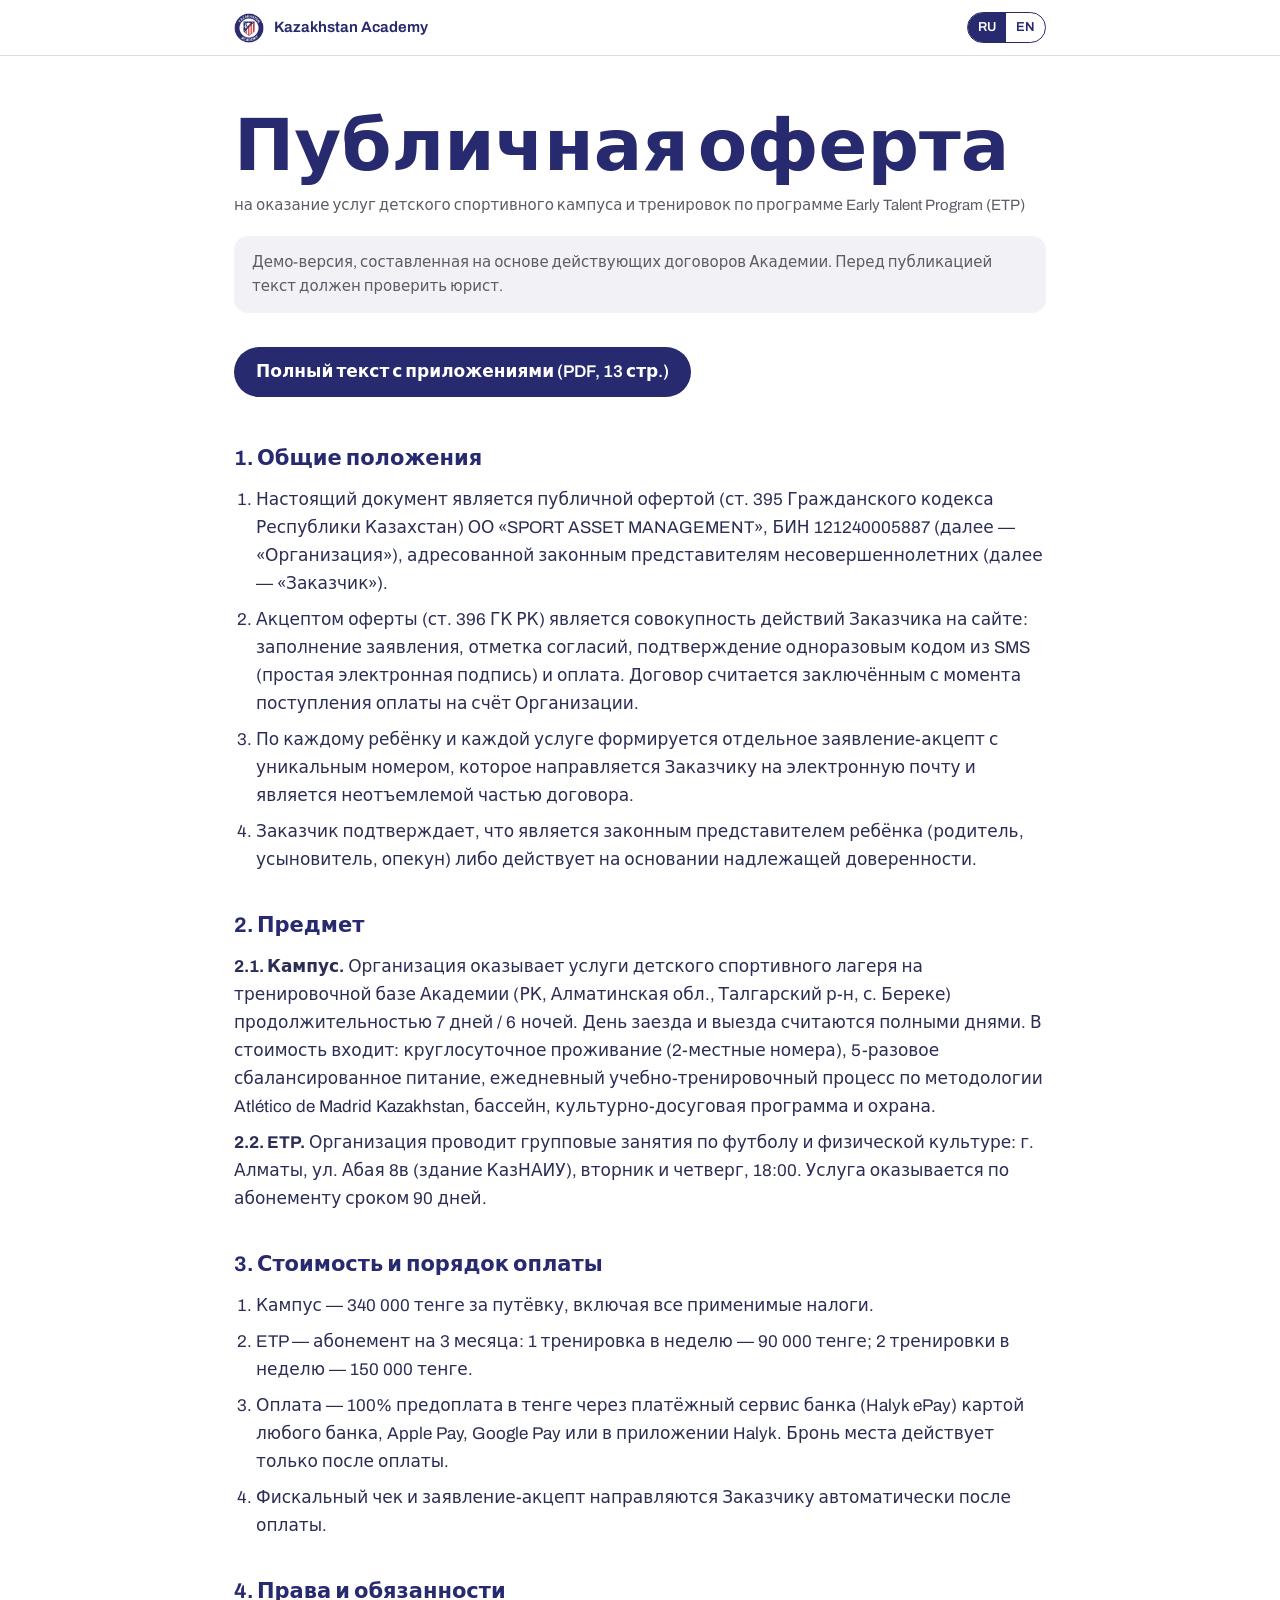
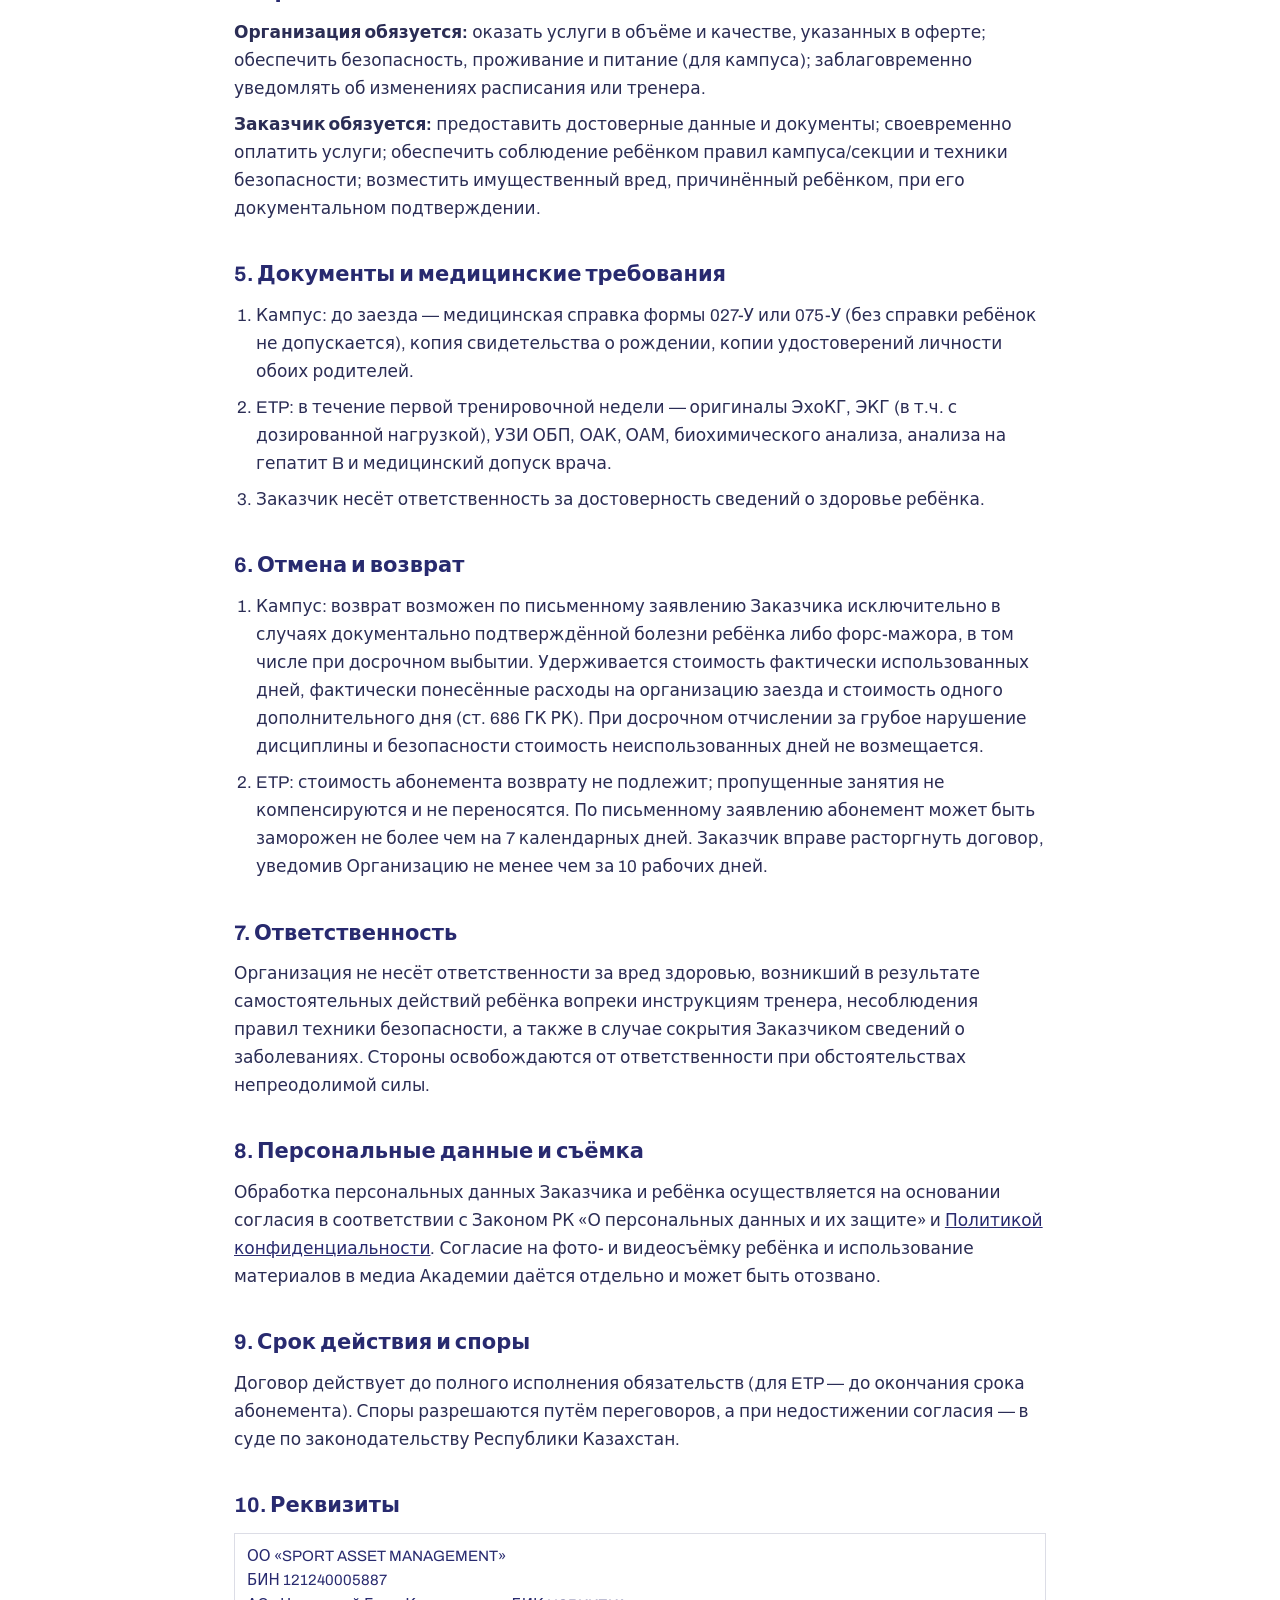
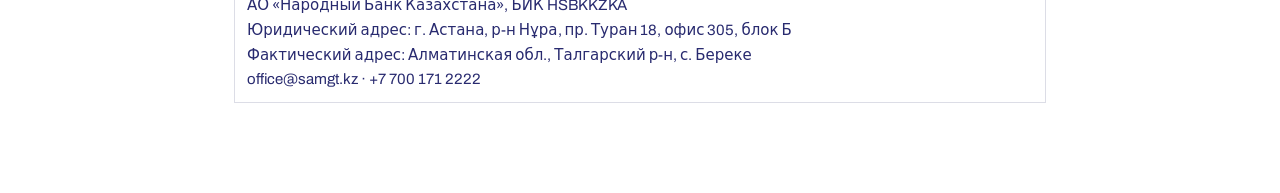
<file: offer.html>
<!DOCTYPE html>
<html lang="ru">
<head>
<meta charset="utf-8">
<meta name="viewport" content="width=device-width, initial-scale=1">
<title>Публичная оферта · Public offer — Kazakhstan Academy</title>
<link rel="icon" href="logo.png">
<link href="https://fonts.googleapis.com/css2?family=Archivo:wdth,wght@62..125,400..900&display=swap" rel="stylesheet">
<link rel="stylesheet" href="legal.css">
</head>
<body>
<div class="top"><div><a class="b" href="index.html"><img src="logo.png" alt="">Kazakhstan Academy</a><nav class="lang" aria-label="Язык / Language"><a href="#ru" data-l="ru">RU</a><a href="#en" data-l="en">EN</a></nav></div></div>
<main>

<article id="art-ru" lang="ru">
<h1>Публичная оферта</h1>
<p class="meta">на оказание услуг детского спортивного кампуса и тренировок по программе Early Talent Program (ETP)</p>
<p class="aviso">Демо-версия, составленная на основе действующих договоров Академии. Перед публикацией текст должен проверить юрист.</p>
<p><a class="pdfbtn" href="docs/oferta-ru.pdf" target="_blank" rel="noopener">Полный текст с приложениями (PDF, 13 стр.)</a></p>

<h2>1. Общие положения</h2>
<ol>
<li>Настоящий документ является публичной офертой (ст. 395 Гражданского кодекса Республики Казахстан) ОО «SPORT ASSET MANAGEMENT», БИН 121240005887 (далее — «Организация»), адресованной законным представителям несовершеннолетних (далее — «Заказчик»).</li>
<li>Акцептом оферты (ст. 396 ГК РК) является совокупность действий Заказчика на сайте: заполнение заявления, отметка согласий, подтверждение одноразовым кодом из SMS (простая электронная подпись) и оплата. Договор считается заключённым с момента поступления оплаты на счёт Организации.</li>
<li>По каждому ребёнку и каждой услуге формируется отдельное заявление-акцепт с уникальным номером, которое направляется Заказчику на электронную почту и является неотъемлемой частью договора.</li>
<li>Заказчик подтверждает, что является законным представителем ребёнка (родитель, усыновитель, опекун) либо действует на основании надлежащей доверенности.</li>
</ol>

<h2>2. Предмет</h2>
<p><b>2.1. Кампус.</b> Организация оказывает услуги детского спортивного лагеря на тренировочной базе Академии (РК, Алматинская обл., Талгарский р-н, с. Береке) продолжительностью 7 дней / 6 ночей. День заезда и выезда считаются полными днями. В стоимость входит: круглосуточное проживание (2-местные номера), 5-разовое сбалансированное питание, ежедневный учебно-тренировочный процесс по методологии Atlético de Madrid Kazakhstan, бассейн, культурно-досуговая программа и охрана.</p>
<p><b>2.2. ETP.</b> Организация проводит групповые занятия по футболу и физической культуре: г. Алматы, ул. Абая 8в (здание КазНАИУ), вторник и четверг, 18:00. Услуга оказывается по абонементу сроком 90 дней.</p>

<h2>3. Стоимость и порядок оплаты</h2>
<ol>
<li>Кампус — 340 000 тенге за путёвку, включая все применимые налоги.</li>
<li>ETP — абонемент на 3 месяца: 1 тренировка в неделю — 90 000 тенге; 2 тренировки в неделю — 150 000 тенге.</li>
<li>Оплата — 100% предоплата в тенге через платёжный сервис банка (Halyk ePay) картой любого банка, Apple Pay, Google Pay или в приложении Halyk. Бронь места действует только после оплаты.</li>
<li>Фискальный чек и заявление-акцепт направляются Заказчику автоматически после оплаты.</li>
</ol>

<h2>4. Права и обязанности</h2>
<p><b>Организация обязуется:</b> оказать услуги в объёме и качестве, указанных в оферте; обеспечить безопасность, проживание и питание (для кампуса); заблаговременно уведомлять об изменениях расписания или тренера.</p>
<p><b>Заказчик обязуется:</b> предоставить достоверные данные и документы; своевременно оплатить услуги; обеспечить соблюдение ребёнком правил кампуса/секции и техники безопасности; возместить имущественный вред, причинённый ребёнком, при его документальном подтверждении.</p>

<h2>5. Документы и медицинские требования</h2>
<ol>
<li>Кампус: до заезда — медицинская справка формы 027-У или 075-У (без справки ребёнок не допускается), копия свидетельства о рождении, копии удостоверений личности обоих родителей.</li>
<li>ETP: в течение первой тренировочной недели — оригиналы ЭхоКГ, ЭКГ (в т.ч. с дозированной нагрузкой), УЗИ ОБП, ОАК, ОАМ, биохимического анализа, анализа на гепатит B и медицинский допуск врача.</li>
<li>Заказчик несёт ответственность за достоверность сведений о здоровье ребёнка.</li>
</ol>

<h2>6. Отмена и возврат</h2>
<ol>
<li>Кампус: возврат возможен по письменному заявлению Заказчика исключительно в случаях документально подтверждённой болезни ребёнка либо форс-мажора, в том числе при досрочном выбытии. Удерживается стоимость фактически использованных дней, фактически понесённые расходы на организацию заезда и стоимость одного дополнительного дня (ст. 686 ГК РК). При досрочном отчислении за грубое нарушение дисциплины и безопасности стоимость неиспользованных дней не возмещается.</li>
<li>ETP: стоимость абонемента возврату не подлежит; пропущенные занятия не компенсируются и не переносятся. По письменному заявлению абонемент может быть заморожен не более чем на 7 календарных дней. Заказчик вправе расторгнуть договор, уведомив Организацию не менее чем за 10 рабочих дней.</li>
</ol>

<h2>7. Ответственность</h2>
<p>Организация не несёт ответственности за вред здоровью, возникший в результате самостоятельных действий ребёнка вопреки инструкциям тренера, несоблюдения правил техники безопасности, а также в случае сокрытия Заказчиком сведений о заболеваниях. Стороны освобождаются от ответственности при обстоятельствах непреодолимой силы.</p>

<h2>8. Персональные данные и съёмка</h2>
<p>Обработка персональных данных Заказчика и ребёнка осуществляется на основании согласия в соответствии с Законом РК «О персональных данных и их защите» и <a href="privacy.html#ru">Политикой конфиденциальности</a>. Согласие на фото- и видеосъёмку ребёнка и использование материалов в медиа Академии даётся отдельно и может быть отозвано.</p>

<h2>9. Срок действия и споры</h2>
<p>Договор действует до полного исполнения обязательств (для ETP — до окончания срока абонемента). Споры разрешаются путём переговоров, а при недостижении согласия — в суде по законодательству Республики Казахстан.</p>

<h2>10. Реквизиты</h2>
<table><tr><td>ОО «SPORT ASSET MANAGEMENT»<br>БИН 121240005887<br>АО «Народный Банк Казахстана», БИК HSBKKZKA<br>Юридический адрес: г. Астана, р-н Нұра, пр. Туран 18, офис 305, блок Б<br>Фактический адрес: Алматинская обл., Талгарский р-н, с. Береке<br>office@samgt.kz · +7 700 171 2222</td></tr></table>
</article>

<article id="art-en" lang="en">
<h1>Public offer</h1>
<p class="meta">for children's sports camp services and Early Talent Program (ETP) training</p>
<p class="aviso">Demo version based on the Academy's current contracts. A lawyer must review the text before publication. The Russian version prevails.</p>
<p><a class="pdfbtn" href="docs/oferta-en.pdf" target="_blank" rel="noopener">Full text with annexes (PDF, 13 pages)</a></p>

<h2>1. General provisions</h2>
<ol>
<li>This document is a public offer (Art. 395, Civil Code of the Republic of Kazakhstan) by the public association SPORT ASSET MANAGEMENT, BIN 121240005887 (the “Organisation”), addressed to the legal representatives of minors (the “Customer”).</li>
<li>The offer is accepted (Art. 396) by the Customer's actions on the website: completing the application, ticking the consents, confirming with a one-time SMS code (simple electronic signature) and paying. The contract is concluded when payment reaches the Organisation's account.</li>
<li>A separate numbered application-acceptance is issued for each child and each service, emailed to the Customer and forming an integral part of the contract.</li>
<li>The Customer confirms they are the child's legal representative (parent, adoptive parent, guardian) or act under a valid power of attorney.</li>
</ol>

<h2>2. Subject</h2>
<p><b>2.1. Camp.</b> A 7-day / 6-night children's sports camp at the Academy's training base (Almaty region, Talgar district, Bereke village). Arrival and departure days count as full days. Included: 24/7 accommodation (twin rooms), 5 balanced meals a day, daily training with the Atlético de Madrid Kazakhstan methodology, pool, leisure programme and security.</p>
<p><b>2.2. ETP.</b> Group football and fitness sessions at 8v Abay Ave (KazNAIU building), Almaty, on Tuesdays and Thursdays at 6 pm, under a 90-day pass.</p>

<h2>3. Prices and payment</h2>
<ol>
<li>Camp — 340,000 tenge per place, all applicable taxes included.</li>
<li>ETP — 3-month pass: 1 session a week — 90,000 tenge; 2 sessions a week — 150,000 tenge.</li>
<li>100% prepayment in tenge via the bank's payment service (Halyk ePay) by any bank card, Apple Pay, Google Pay or the Halyk app. A place is reserved only after payment.</li>
<li>The fiscal receipt and the application-acceptance are sent automatically after payment.</li>
</ol>

<h2>4. Rights and obligations</h2>
<p><b>The Organisation shall</b> provide the services as described; ensure safety, accommodation and meals (camp); give advance notice of changes to the schedule or coach.</p>
<p><b>The Customer shall</b> provide accurate data and documents; pay on time; ensure the child follows the camp/section rules and safety instructions; compensate documented property damage caused by the child.</p>

<h2>5. Documents and medical requirements</h2>
<ol>
<li>Camp: before arrival — medical certificate form 027-U or 075-U (no entry without it), copy of the birth certificate, copies of both parents' ID cards.</li>
<li>ETP: within the first week — originals of echocardiography, ECG (incl. stress ECG), abdominal ultrasound, blood and urine tests, biochemistry, hepatitis B test and a doctor's clearance.</li>
<li>The Customer is responsible for the accuracy of the child's health information.</li>
</ol>

<h2>6. Cancellation and refunds</h2>
<ol>
<li>Camp: refunds on the Customer's written request only for documented illness of the child or force majeure, including early departure. The cost of days used, actual costs of organising the session and one extra day are withheld (Art. 686, Civil Code). No refund of unused days after expulsion for serious breaches of discipline or safety.</li>
<li>ETP: the pass is non-refundable; missed sessions are neither compensated nor carried over. On written request the pass can be paused once for up to 7 calendar days. The Customer may terminate with at least 10 working days' notice.</li>
</ol>

<h2>7. Liability</h2>
<p>The Organisation is not liable for harm to health resulting from the child's own actions contrary to the coach's instructions, breaches of safety rules, or the Customer withholding health information. Neither party is liable for force majeure.</p>

<h2>8. Personal data and filming</h2>
<p>Personal data of the Customer and the child are processed with consent under the Law of Kazakhstan “On Personal Data and Their Protection” and the <a href="privacy.html#en">Privacy policy</a>. Consent to photos and video of the child for the Academy's media is given separately and can be withdrawn.</p>

<h2>9. Term and disputes</h2>
<p>The contract remains in force until fully performed (for ETP — until the pass expires). Disputes are settled by negotiation or, failing that, in court under the laws of the Republic of Kazakhstan.</p>

<h2>10. Company details</h2>
<table><tr><td>Public association SPORT ASSET MANAGEMENT<br>BIN 121240005887<br>Halyk Bank of Kazakhstan JSC, BIC HSBKKZKA<br>Registered office: 18 Turan Ave, office 305, block B, Nura district, Astana<br>Operating address: Bereke village, Talgar district, Almaty region<br>office@samgt.kz · +7 700 171 2222</td></tr></table>
</article>

</main>
<script>
(function(){function show(){var l=location.hash==="#en"?"en":"ru";document.documentElement.lang=l;["ru","en"].forEach(function(x){document.getElementById("art-"+x).classList.toggle("on",x===l);document.querySelector('[data-l="'+x+'"]').classList.toggle("on",x===l)});window.scrollTo(0,0)}
addEventListener("hashchange",show);show();})();
</script>
</body>
</html>
</file>
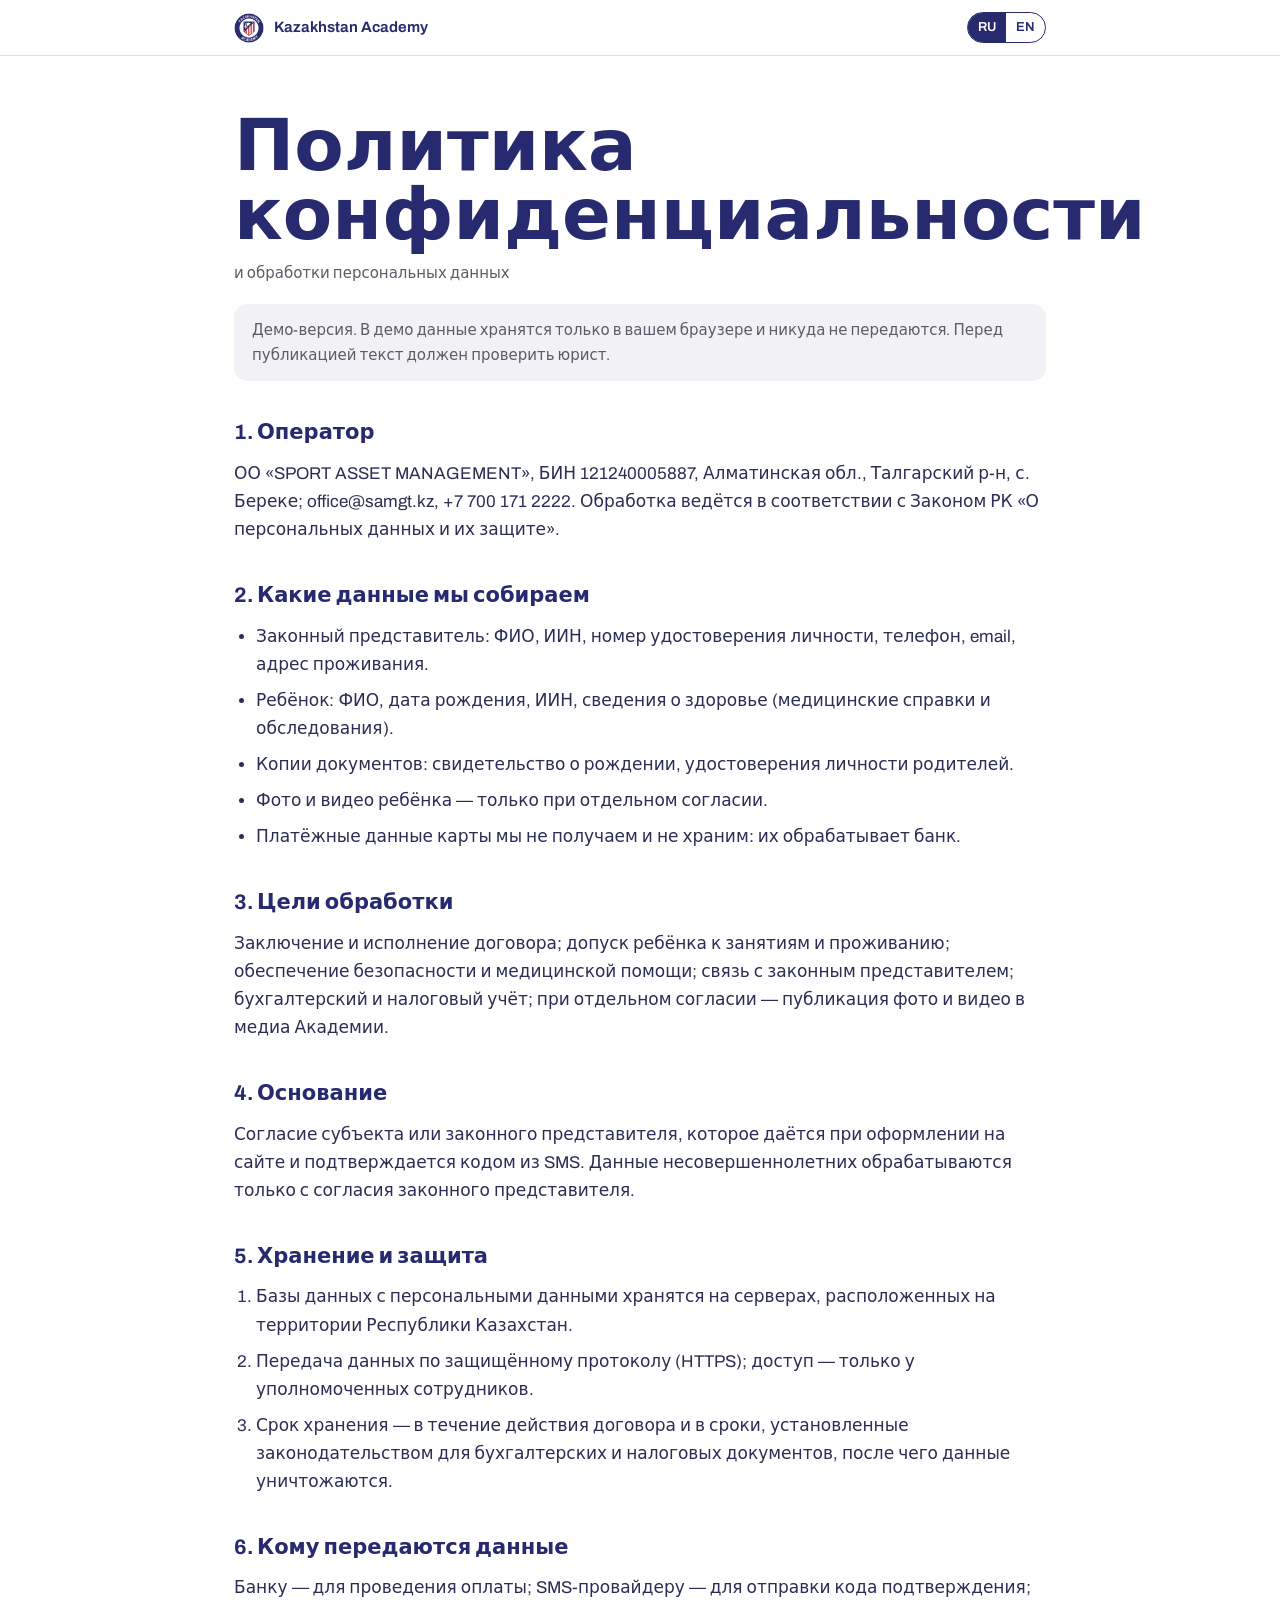
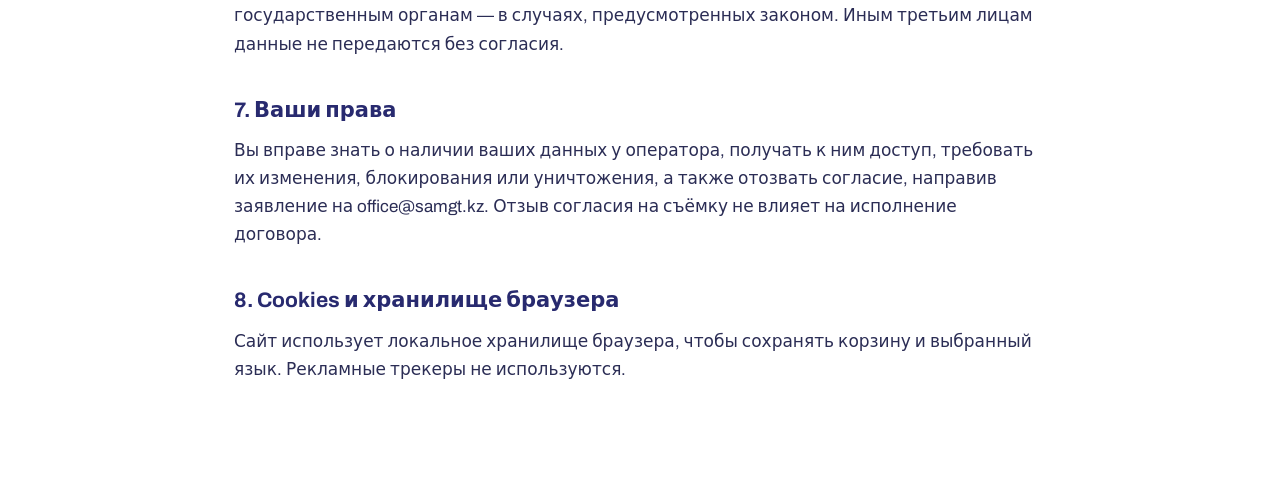
<file: privacy.html>
<!DOCTYPE html>
<html lang="ru">
<head>
<meta charset="utf-8">
<meta name="viewport" content="width=device-width, initial-scale=1">
<title>Политика конфиденциальности · Privacy policy — Kazakhstan Academy</title>
<link rel="icon" href="logo.png">
<link href="https://fonts.googleapis.com/css2?family=Archivo:wdth,wght@62..125,400..900&display=swap" rel="stylesheet">
<link rel="stylesheet" href="legal.css">
</head>
<body>
<div class="top"><div><a class="b" href="index.html"><img src="logo.png" alt="">Kazakhstan Academy</a><nav class="lang" aria-label="Язык / Language"><a href="#ru" data-l="ru">RU</a><a href="#en" data-l="en">EN</a></nav></div></div>
<main>

<article id="art-ru" lang="ru">
<h1>Политика конфиденциальности</h1>
<p class="meta">и обработки персональных данных</p>
<p class="aviso">Демо-версия. В демо данные хранятся только в вашем браузере и никуда не передаются. Перед публикацией текст должен проверить юрист.</p>

<h2>1. Оператор</h2>
<p>ОО «SPORT ASSET MANAGEMENT», БИН 121240005887, Алматинская обл., Талгарский р-н, с. Береке; office@samgt.kz, +7 700 171 2222. Обработка ведётся в соответствии с Законом РК «О персональных данных и их защите».</p>

<h2>2. Какие данные мы собираем</h2>
<ul>
<li>Законный представитель: ФИО, ИИН, номер удостоверения личности, телефон, email, адрес проживания.</li>
<li>Ребёнок: ФИО, дата рождения, ИИН, сведения о здоровье (медицинские справки и обследования).</li>
<li>Копии документов: свидетельство о рождении, удостоверения личности родителей.</li>
<li>Фото и видео ребёнка — только при отдельном согласии.</li>
<li>Платёжные данные карты мы не получаем и не храним: их обрабатывает банк.</li>
</ul>

<h2>3. Цели обработки</h2>
<p>Заключение и исполнение договора; допуск ребёнка к занятиям и проживанию; обеспечение безопасности и медицинской помощи; связь с законным представителем; бухгалтерский и налоговый учёт; при отдельном согласии — публикация фото и видео в медиа Академии.</p>

<h2>4. Основание</h2>
<p>Согласие субъекта или законного представителя, которое даётся при оформлении на сайте и подтверждается кодом из SMS. Данные несовершеннолетних обрабатываются только с согласия законного представителя.</p>

<h2>5. Хранение и защита</h2>
<ol>
<li>Базы данных с персональными данными хранятся на серверах, расположенных на территории Республики Казахстан.</li>
<li>Передача данных по защищённому протоколу (HTTPS); доступ — только у уполномоченных сотрудников.</li>
<li>Срок хранения — в течение действия договора и в сроки, установленные законодательством для бухгалтерских и налоговых документов, после чего данные уничтожаются.</li>
</ol>

<h2>6. Кому передаются данные</h2>
<p>Банку — для проведения оплаты; SMS-провайдеру — для отправки кода подтверждения; государственным органам — в случаях, предусмотренных законом. Иным третьим лицам данные не передаются без согласия.</p>

<h2>7. Ваши права</h2>
<p>Вы вправе знать о наличии ваших данных у оператора, получать к ним доступ, требовать их изменения, блокирования или уничтожения, а также отозвать согласие, направив заявление на office@samgt.kz. Отзыв согласия на съёмку не влияет на исполнение договора.</p>

<h2>8. Cookies и хранилище браузера</h2>
<p>Сайт использует локальное хранилище браузера, чтобы сохранять корзину и выбранный язык. Рекламные трекеры не используются.</p>
</article>

<article id="art-en" lang="en">
<h1>Privacy policy</h1>
<p class="meta">and personal data processing</p>
<p class="aviso">Demo version. In the demo, data stays only in your browser and is not sent anywhere. A lawyer must review the text before publication. The Russian version prevails.</p>

<h2>1. Controller</h2>
<p>Public association SPORT ASSET MANAGEMENT, BIN 121240005887, Bereke village, Talgar district, Almaty region; office@samgt.kz, +7 700 171 2222. Processing follows the Law of Kazakhstan “On Personal Data and Their Protection”.</p>

<h2>2. Data we collect</h2>
<ul>
<li>Legal guardian: full name, IIN, ID card number, phone, email, home address.</li>
<li>Child: full name, date of birth, IIN, health information (medical certificates and tests).</li>
<li>Document copies: birth certificate, parents' ID cards.</li>
<li>Photos and video of the child — only with separate consent.</li>
<li>We never receive or store card details: the bank processes them.</li>
</ul>

<h2>3. Purposes</h2>
<p>Concluding and performing the contract; admitting the child to sessions and accommodation; safety and medical care; contacting the guardian; accounting and tax records; with separate consent — publishing photos and video in the Academy's media.</p>

<h2>4. Legal basis</h2>
<p>Consent of the data subject or legal guardian, given during checkout and confirmed by SMS code. Minors' data are processed only with the guardian's consent.</p>

<h2>5. Storage and security</h2>
<ol>
<li>Databases containing personal data are stored on servers located in the Republic of Kazakhstan.</li>
<li>Data travel over HTTPS; only authorised staff have access.</li>
<li>Data are kept for the term of the contract and the periods required for accounting and tax records, then destroyed.</li>
</ol>

<h2>6. Who receives data</h2>
<p>The bank — to process payment; the SMS provider — to send the confirmation code; public authorities — where required by law. No other third parties without consent.</p>

<h2>7. Your rights</h2>
<p>You may learn whether we hold your data, access it, request correction, blocking or deletion, and withdraw consent by writing to office@samgt.kz. Withdrawing filming consent does not affect the contract.</p>

<h2>8. Cookies and browser storage</h2>
<p>The site uses browser local storage to remember your cart and language. No advertising trackers are used.</p>
</article>

</main>
<script>
(function(){function show(){var l=location.hash==="#en"?"en":"ru";document.documentElement.lang=l;["ru","en"].forEach(function(x){document.getElementById("art-"+x).classList.toggle("on",x===l);document.querySelector('[data-l="'+x+'"]').classList.toggle("on",x===l)});window.scrollTo(0,0)}
addEventListener("hashchange",show);show();})();
</script>
</body>
</html>
</file>
<file: legal.css>
*{box-sizing:border-box;margin:0;padding:0}
body{font-family:"Archivo",system-ui,sans-serif;color:#282A6F;background:#fff;line-height:1.65;font-size:17px;-webkit-font-smoothing:antialiased}
.top{position:sticky;top:0;background:rgba(255,255,255,.92);backdrop-filter:blur(14px);-webkit-backdrop-filter:blur(14px);border-bottom:1px solid #DCDDE6;z-index:5}
.top div{max-width:860px;margin:0 auto;display:flex;align-items:center;justify-content:space-between;gap:16px;padding:12px 24px}
.top a.b{display:flex;align-items:center;gap:10px;font-weight:650;font-size:15px;color:inherit;text-decoration:none}
.top img{width:30px;height:30px}
.lang{display:flex;border:1.5px solid #282A6F;border-radius:999px;overflow:hidden;font-size:13px;font-weight:600}
.lang a{padding:4px 10px;color:inherit;text-decoration:none}
.lang a.on{background:#282A6F;color:#fff}
main{max-width:860px;margin:0 auto;padding:56px 24px 90px}
h1{font-stretch:68%;font-weight:850;font-size:clamp(44px,7vw,72px);line-height:.95;margin-bottom:12px}
.meta{color:#5B5D66;font-size:15px;margin-bottom:12px}
.aviso{background:#F1F1F6;border-radius:14px;padding:14px 18px;font-size:15px;color:#5B5D66;margin:18px 0 34px}
h2{font-size:21px;font-weight:700;margin:34px 0 10px}
p,li{color:#2b2d55;margin-bottom:8px}
ol,ul{padding-left:22px}
table{border-collapse:collapse;width:100%;font-size:15px;margin-top:10px}
td{border:1px solid #DCDDE6;padding:10px 12px;vertical-align:top}
article{display:none}
article:target,article.on{display:block}
a{color:#282A6F}
@media print{.top,.aviso{display:none}article{display:block!important}}
.pdfbtn{display:inline-block;background:#282A6F;color:#fff!important;text-decoration:none;border-radius:999px;padding:11px 22px;font-weight:600;margin-bottom:10px}
</file>
